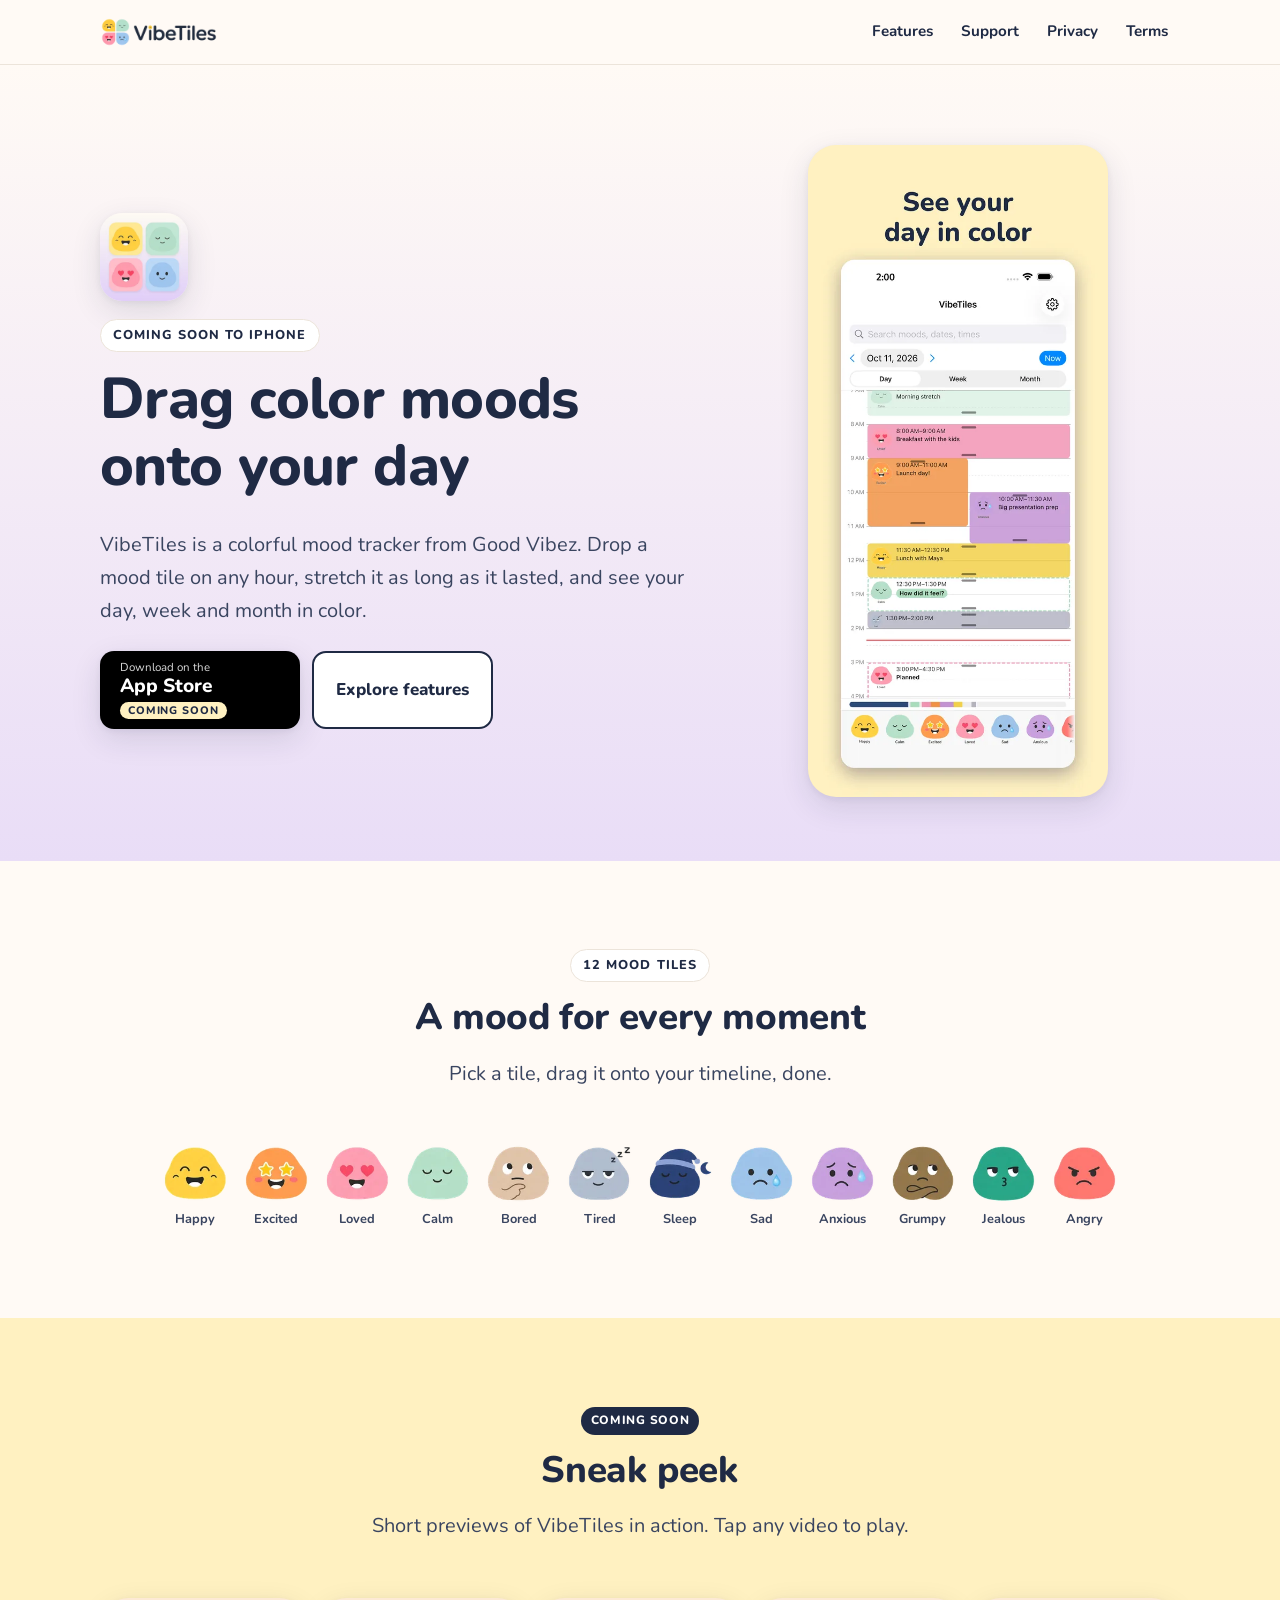
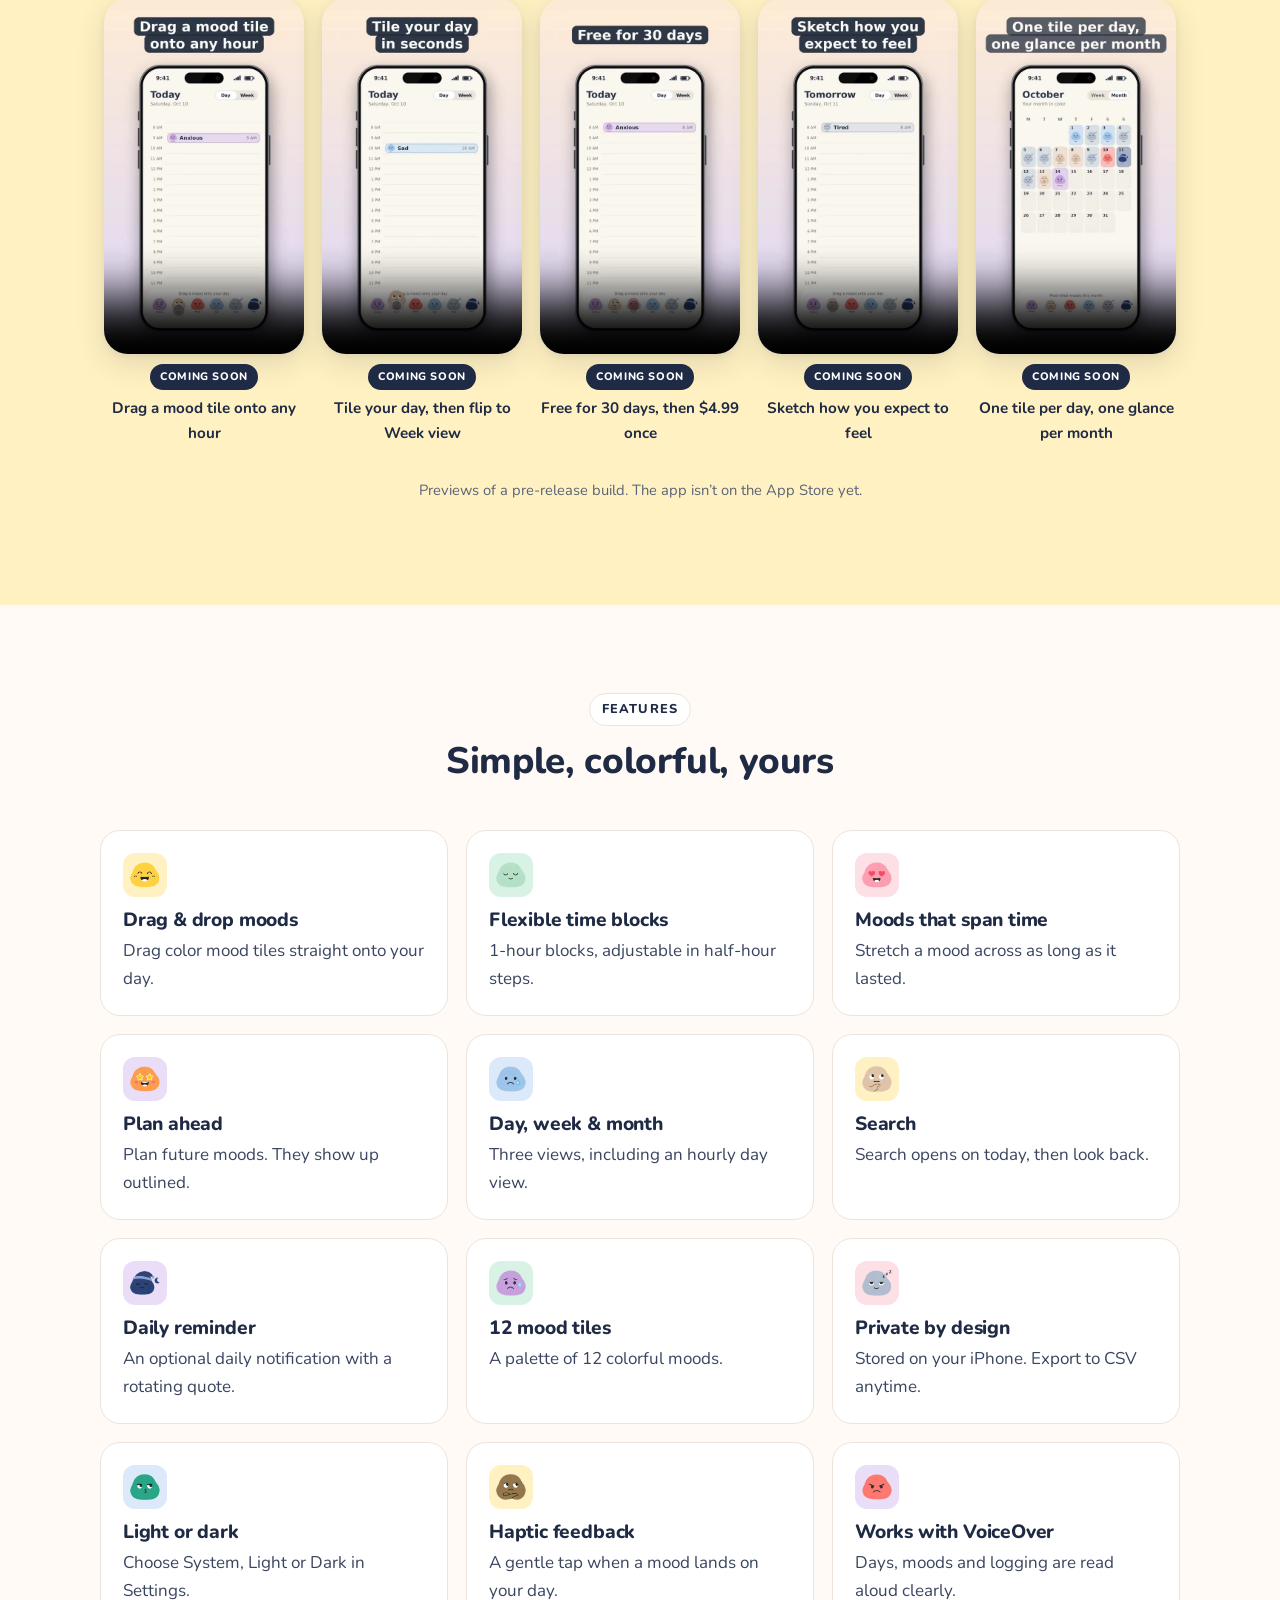
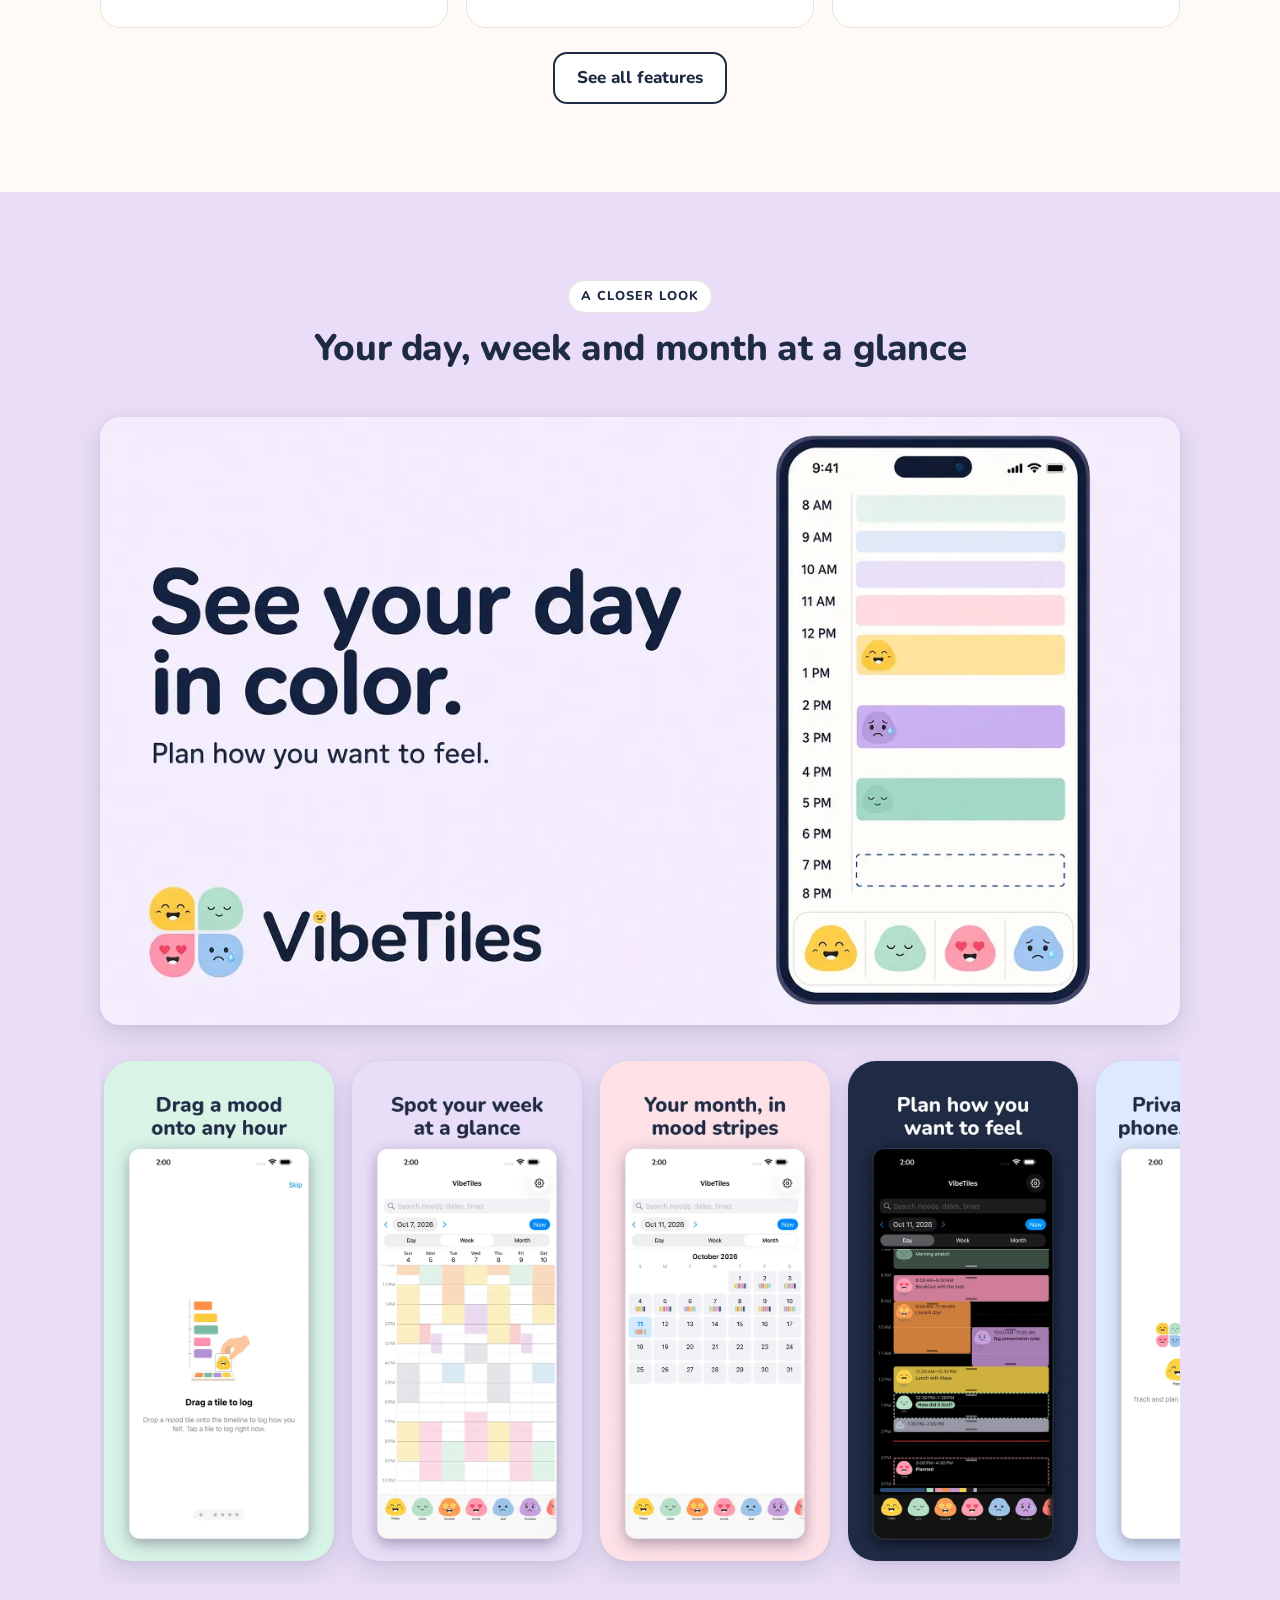
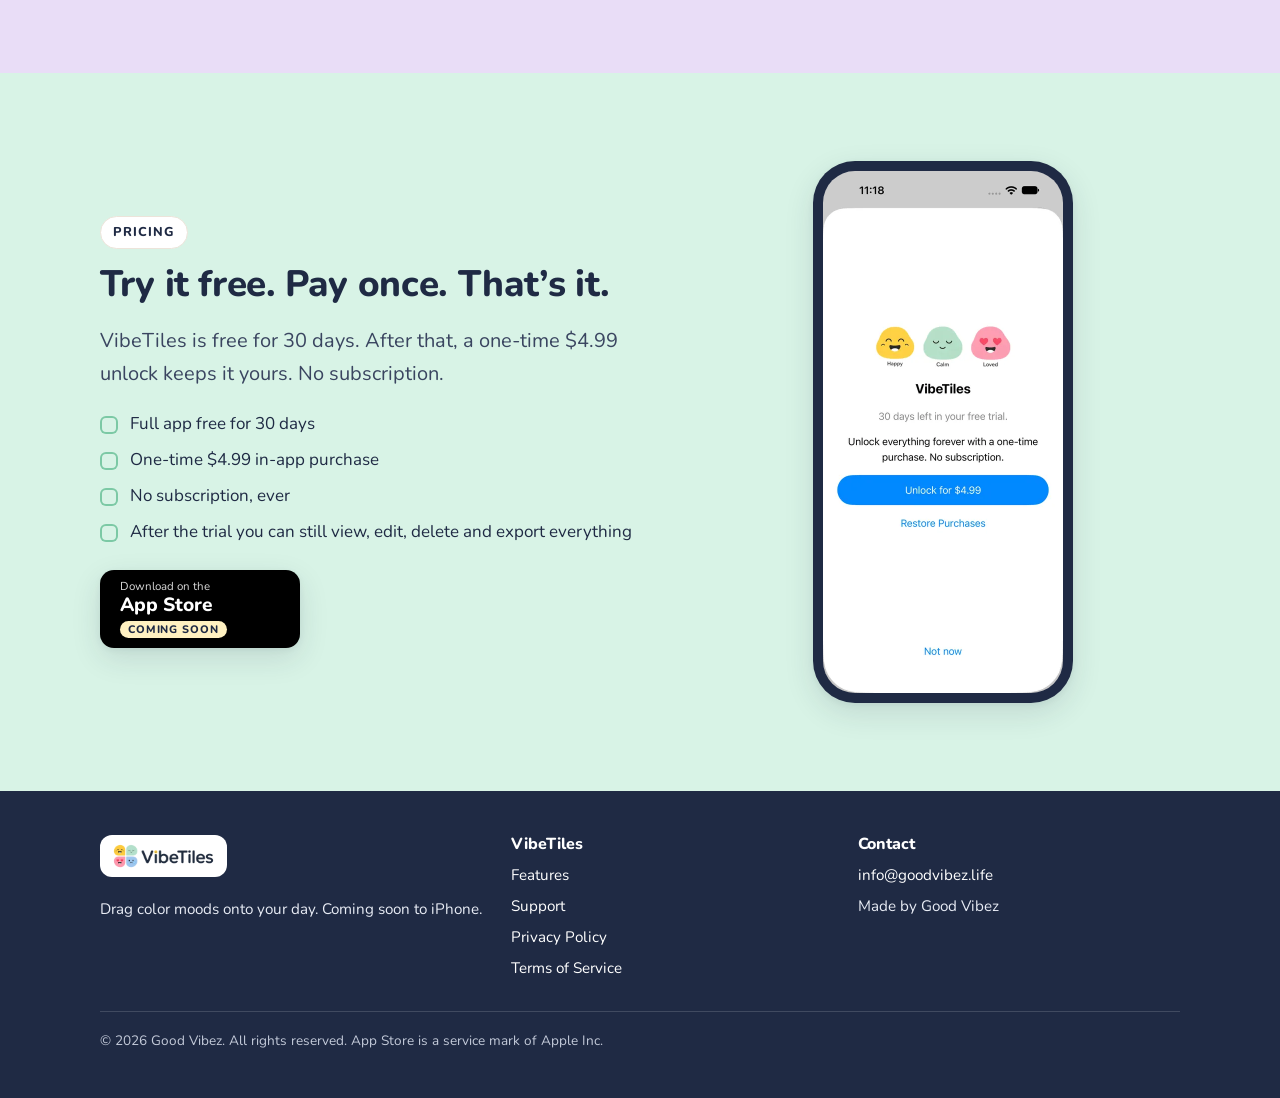
<file: index.html>
<!doctype html><html lang="en"><head><meta charset="utf-8"><meta name="viewport" content="width=device-width,initial-scale=1">
<title>VibeTiles · Drag color moods onto your day</title><meta name="description" content="VibeTiles by Good Vibez: drag color moods onto your day. A colorful mood tracker for iPhone, coming soon."><meta name="theme-color" content="#FFFAF5">
<link rel="canonical" href="https://vibetiles.goodvibez.life/">
<meta property="og:type" content="website"><meta property="og:site_name" content="VibeTiles"><meta property="og:title" content="VibeTiles · Drag color moods onto your day"><meta property="og:description" content="VibeTiles by Good Vibez: drag color moods onto your day. A colorful mood tracker for iPhone, coming soon."><meta property="og:url" content="https://vibetiles.goodvibez.life/"><meta property="og:image" content="https://vibetiles.goodvibez.life/img/og-image.jpg"><meta property="og:image:width" content="1200"><meta property="og:image:height" content="675">
<meta name="twitter:card" content="summary_large_image"><meta name="twitter:title" content="VibeTiles · Drag color moods onto your day"><meta name="twitter:description" content="VibeTiles by Good Vibez: drag color moods onto your day. A colorful mood tracker for iPhone, coming soon."><meta name="twitter:image" content="https://vibetiles.goodvibez.life/img/og-image.jpg">
<link rel="preload" href="fonts/nunito-latin.woff2" as="font" type="font/woff2" crossorigin>
<link rel="icon" href="img/favicon.png"><link rel="apple-touch-icon" href="img/apple-touch-icon.png"><link rel="stylesheet" href="style.css?v=2"></head><body>
<a class="skip" href="#main">Skip to content</a>
<header class="site-header"><div class="wrap"><a class="brand" href="./" aria-label="VibeTiles home"><img src="img/wordmark.webp" alt="VibeTiles" width="118" height="30"></a>
<nav class="nav" aria-label="Main"><a href="features.html">Features</a><a href="support.html">Support</a><a href="privacy.html">Privacy</a><a href="terms.html">Terms</a></nav></div></header>
<main id="main">
<section class="hero"><div class="wrap">
<div class="hero-copy"><img class="app-icon" src="img/icon.webp" alt="VibeTiles app icon" width="88" height="88">
<span class="eyebrow">Coming soon to iPhone</span>
<h1>Drag color moods onto your day</h1>
<p class="lead">VibeTiles is a colorful mood tracker from Good Vibez. Drop a mood tile on any hour, stretch it as long as it lasted, and see your day, week and month in color.</p>
<div class="cta-row"><span class="badge" role="img" aria-label="Download on the App Store, coming soon"><span class="small">Download on the</span><span class="big">App Store</span><span class="soon">Coming soon</span></span><a class="btn" href="features.html">Explore features</a></div></div>
<div class="hero-visual"><img class="shot" src="img/shot-01-day.webp" alt="VibeTiles day view with colored mood tiles placed across the hours" width="560" height="1217" fetchpriority="high"></div>
</div></section>
<section class="section" aria-labelledby="tiles-h"><div class="wrap"><div class="section-head"><span class="eyebrow">12 mood tiles</span><h2 id="tiles-h">A mood for every moment</h2><p class="lead">Pick a tile, drag it onto your timeline, done.</p></div><div class="tiles"><figure><img src="img/tiles/happy.webp" alt="" width="120" height="120" loading="lazy"><figcaption>Happy</figcaption></figure><figure><img src="img/tiles/excited.webp" alt="" width="120" height="120" loading="lazy"><figcaption>Excited</figcaption></figure><figure><img src="img/tiles/loved.webp" alt="" width="120" height="120" loading="lazy"><figcaption>Loved</figcaption></figure><figure><img src="img/tiles/calm.webp" alt="" width="120" height="120" loading="lazy"><figcaption>Calm</figcaption></figure><figure><img src="img/tiles/bored.webp" alt="" width="120" height="120" loading="lazy"><figcaption>Bored</figcaption></figure><figure><img src="img/tiles/tired.webp" alt="" width="120" height="120" loading="lazy"><figcaption>Tired</figcaption></figure><figure><img src="img/tiles/sleep.webp" alt="" width="120" height="120" loading="lazy"><figcaption>Sleep</figcaption></figure><figure><img src="img/tiles/sad.webp" alt="" width="120" height="120" loading="lazy"><figcaption>Sad</figcaption></figure><figure><img src="img/tiles/anxious.webp" alt="" width="120" height="120" loading="lazy"><figcaption>Anxious</figcaption></figure><figure><img src="img/tiles/grumpy.webp" alt="" width="120" height="120" loading="lazy"><figcaption>Grumpy</figcaption></figure><figure><img src="img/tiles/jealous.webp" alt="" width="120" height="120" loading="lazy"><figcaption>Jealous</figcaption></figure><figure><img src="img/tiles/angry.webp" alt="" width="120" height="120" loading="lazy"><figcaption>Angry</figcaption></figure></div></div></section>
<section class="section tint-yellow" id="sneak-peek" aria-labelledby="peek-h"><div class="wrap"><div class="section-head"><span class="pill">Coming soon</span><h2 id="peek-h" style="margin-top:14px">Sneak peek</h2><p class="lead">Short previews of VibeTiles in action. Tap any video to play.</p></div><div class="videos"><figure class="video-card">
<video playsinline muted loop preload="none" controls poster="video/vibetiles-plan-your-day.webp" width="720" height="1280" aria-label="VibeTiles preview: Drag a mood tile onto any hour"><source src="video/vibetiles-plan-your-day.mp4" type="video/mp4">Your browser can't play this video. <a href="video/vibetiles-plan-your-day.mp4">Download it</a>.</video>
<figcaption><span class="pill">Coming soon</span><span class="cap">Drag a mood tile onto any hour</span></figcaption></figure><figure class="video-card">
<video playsinline muted loop preload="none" controls poster="video/vibetiles-week-view.webp" width="720" height="1280" aria-label="VibeTiles preview: Tile your day, then flip to Week view"><source src="video/vibetiles-week-view.mp4" type="video/mp4">Your browser can't play this video. <a href="video/vibetiles-week-view.mp4">Download it</a>.</video>
<figcaption><span class="pill">Coming soon</span><span class="cap">Tile your day, then flip to Week view</span></figcaption></figure><figure class="video-card">
<video playsinline muted loop preload="none" controls poster="video/vibetiles-no-subscription.webp" width="720" height="1280" aria-label="VibeTiles preview: Free for 30 days, then $4.99 once"><source src="video/vibetiles-no-subscription.mp4" type="video/mp4">Your browser can't play this video. <a href="video/vibetiles-no-subscription.mp4">Download it</a>.</video>
<figcaption><span class="pill">Coming soon</span><span class="cap">Free for 30 days, then $4.99 once</span></figcaption></figure><figure class="video-card">
<video playsinline muted loop preload="none" controls poster="video/vibetiles-plan-tomorrow.webp" width="720" height="1280" aria-label="VibeTiles preview: Sketch how you expect to feel"><source src="video/vibetiles-plan-tomorrow.mp4" type="video/mp4">Your browser can't play this video. <a href="video/vibetiles-plan-tomorrow.mp4">Download it</a>.</video>
<figcaption><span class="pill">Coming soon</span><span class="cap">Sketch how you expect to feel</span></figcaption></figure><figure class="video-card">
<video playsinline muted loop preload="none" controls poster="video/vibetiles-month-in-color.webp" width="720" height="1280" aria-label="VibeTiles preview: One tile per day, one glance per month"><source src="video/vibetiles-month-in-color.mp4" type="video/mp4">Your browser can't play this video. <a href="video/vibetiles-month-in-color.mp4">Download it</a>.</video>
<figcaption><span class="pill">Coming soon</span><span class="cap">One tile per day, one glance per month</span></figcaption></figure></div><p class="note">Previews of a pre-release build. The app isn&rsquo;t on the App Store yet.</p></div></section>
<section class="section" aria-labelledby="feat-h"><div class="wrap"><div class="section-head"><span class="eyebrow">Features</span><h2 id="feat-h">Simple, colorful, yours</h2></div><div class="grid cols-3"><div class="card"><div class="dot bg-yellow"><img src="img/tiles/happy.webp" alt="" width="34" height="34" loading="lazy"></div><h3>Drag &amp; drop moods</h3><p>Drag color mood tiles straight onto your day.</p></div><div class="card"><div class="dot bg-mint"><img src="img/tiles/calm.webp" alt="" width="34" height="34" loading="lazy"></div><h3>Flexible time blocks</h3><p>1-hour blocks, adjustable in half-hour steps.</p></div><div class="card"><div class="dot bg-pink"><img src="img/tiles/loved.webp" alt="" width="34" height="34" loading="lazy"></div><h3>Moods that span time</h3><p>Stretch a mood across as long as it lasted.</p></div><div class="card"><div class="dot bg-lilac"><img src="img/tiles/excited.webp" alt="" width="34" height="34" loading="lazy"></div><h3>Plan ahead</h3><p>Plan future moods. They show up outlined.</p></div><div class="card"><div class="dot bg-sky"><img src="img/tiles/sad.webp" alt="" width="34" height="34" loading="lazy"></div><h3>Day, week &amp; month</h3><p>Three views, including an hourly day view.</p></div><div class="card"><div class="dot bg-yellow"><img src="img/tiles/bored.webp" alt="" width="34" height="34" loading="lazy"></div><h3>Search</h3><p>Search opens on today, then look back.</p></div><div class="card"><div class="dot bg-lilac"><img src="img/tiles/sleep.webp" alt="" width="34" height="34" loading="lazy"></div><h3>Daily reminder</h3><p>An optional daily notification with a rotating quote.</p></div><div class="card"><div class="dot bg-mint"><img src="img/tiles/anxious.webp" alt="" width="34" height="34" loading="lazy"></div><h3>12 mood tiles</h3><p>A palette of 12 colorful moods.</p></div><div class="card"><div class="dot bg-pink"><img src="img/tiles/tired.webp" alt="" width="34" height="34" loading="lazy"></div><h3>Private by design</h3><p>Stored on your iPhone. Export to CSV anytime.</p></div><div class="card"><div class="dot bg-sky"><img src="img/tiles/jealous.webp" alt="" width="34" height="34" loading="lazy"></div><h3>Light or dark</h3><p>Choose System, Light or Dark in Settings.</p></div><div class="card"><div class="dot bg-yellow"><img src="img/tiles/grumpy.webp" alt="" width="34" height="34" loading="lazy"></div><h3>Haptic feedback</h3><p>A gentle tap when a mood lands on your day.</p></div><div class="card"><div class="dot bg-lilac"><img src="img/tiles/angry.webp" alt="" width="34" height="34" loading="lazy"></div><h3>Works with VoiceOver</h3><p>Days, moods and logging are read aloud clearly.</p></div></div><div class="cta-row" style="justify-content:center"><a class="btn" href="features.html">See all features</a></div></div></section>
<section class="section tint-lilac" aria-labelledby="color-h"><div class="wrap"><div class="section-head"><span class="eyebrow">A closer look</span><h2 id="color-h">Your day, week and month at a glance</h2></div>
<img class="banner" src="img/hero-dayincolor.webp" srcset="img/hero-dayincolor-720.webp 720w, img/hero-dayincolor.webp 1280w" sizes="(min-width:1120px) 1080px, 100vw" alt="See your day in color. Plan how you want to feel. A phone showing a day of pastel mood tiles." width="1280" height="720" loading="lazy">
<div class="shots" style="margin-top:28px" aria-label="Screenshots"><img class="shot" src="img/shot-02-drag.webp" alt="Drag a mood onto any hour" width="560" height="1217" loading="lazy"><img class="shot" src="img/shot-03-week.webp" alt="Spot your week at a glance" width="560" height="1217" loading="lazy"><img class="shot" src="img/shot-04-month.webp" alt="Your month, in mood stripes" width="560" height="1217" loading="lazy"><img class="shot" src="img/shot-05-dark.webp" alt="Plan how you want to feel, shown in dark mode" width="560" height="1217" loading="lazy"><img class="shot" src="img/shot-06-private.webp" alt="Private. On your phone. No account." width="560" height="1217" loading="lazy"><img class="shot" src="img/shot-07-search.webp" alt="Find every mood, fast" width="560" height="1217" loading="lazy"></div></div></section>
<section class="section tint-mint" id="pricing" aria-labelledby="pricing-h"><div class="wrap price">
<div><span class="eyebrow">Pricing</span><h2 id="pricing-h">Try it free. Pay once. That&rsquo;s it.</h2><p class="lead">VibeTiles is free for 30 days. After that, a one-time $4.99 unlock keeps it yours. No subscription.</p>
<ul class="checks"><li>Full app free for 30 days</li><li>One-time $4.99 in-app purchase</li><li>No subscription, ever</li><li>After the trial you can still view, edit, delete and export everything</li></ul>
<div class="cta-row"><span class="badge" role="img" aria-label="Download on the App Store, coming soon"><span class="small">Download on the</span><span class="big">App Store</span><span class="soon">Coming soon</span></span></div></div>
<div class="phone"><img src="img/paywall.webp" alt="VibeTiles unlock screen: 30 days left in your free trial, unlock everything forever with a one-time purchase, no subscription, Unlock for $4.99" width="480" height="1044" loading="lazy"></div>
</div></section></main><footer class="site-footer"><div class="wrap">
<div><a class="foot-brand" href="./" aria-label="VibeTiles home"><img src="img/wordmark.webp" alt="VibeTiles" width="110" height="28"></a><p style="margin-top:12px">Drag color moods onto your day. Coming soon to iPhone.</p></div>
<div><h2>VibeTiles</h2><ul><li><a href="features.html">Features</a></li><li><a href="support.html">Support</a></li><li><a href="privacy.html">Privacy Policy</a></li><li><a href="terms.html">Terms of Service</a></li></ul></div>
<div><h2>Contact</h2><ul><li><a href="mailto:info@goodvibez.life">info@goodvibez.life</a></li><li>Made by Good Vibez</li></ul></div>
<p class="fine">&copy; 2026 Good Vibez. All rights reserved. App Store is a service mark of Apple Inc.</p>
</div></footer></body></html>
</file>
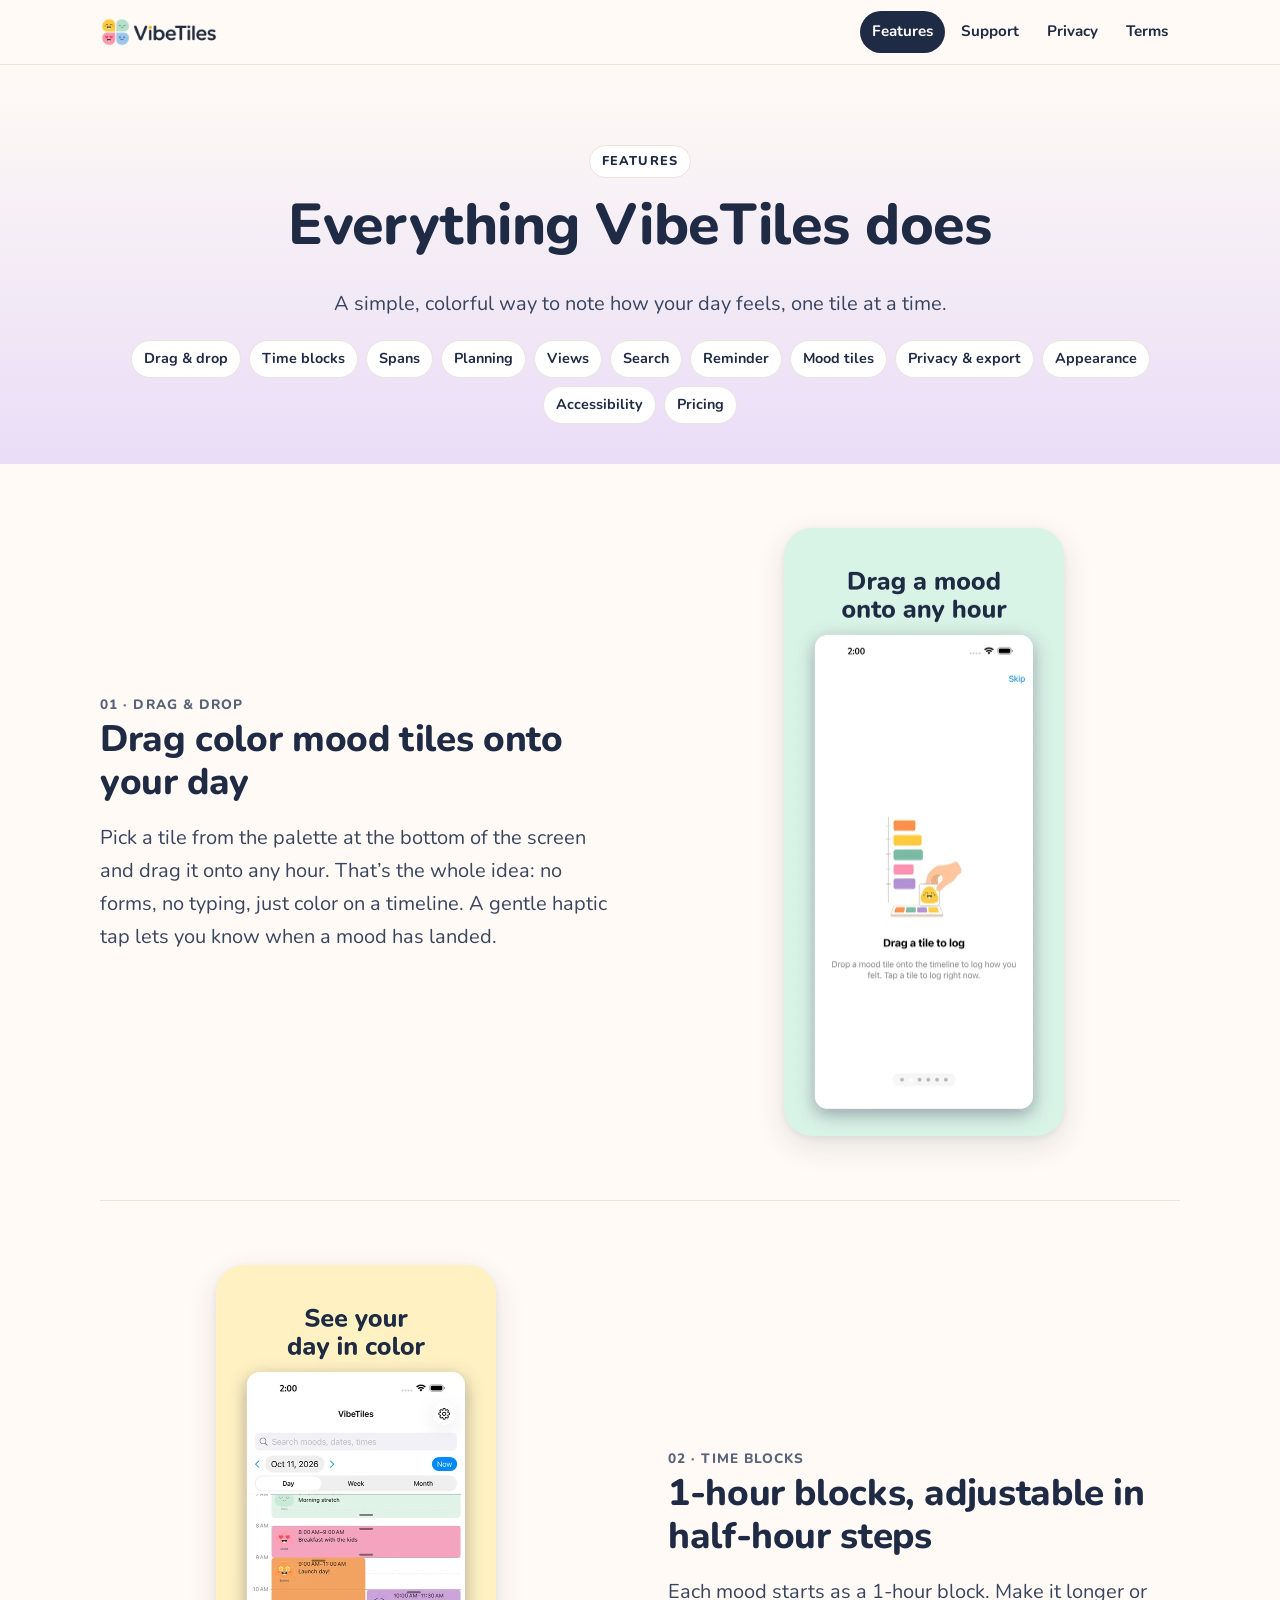
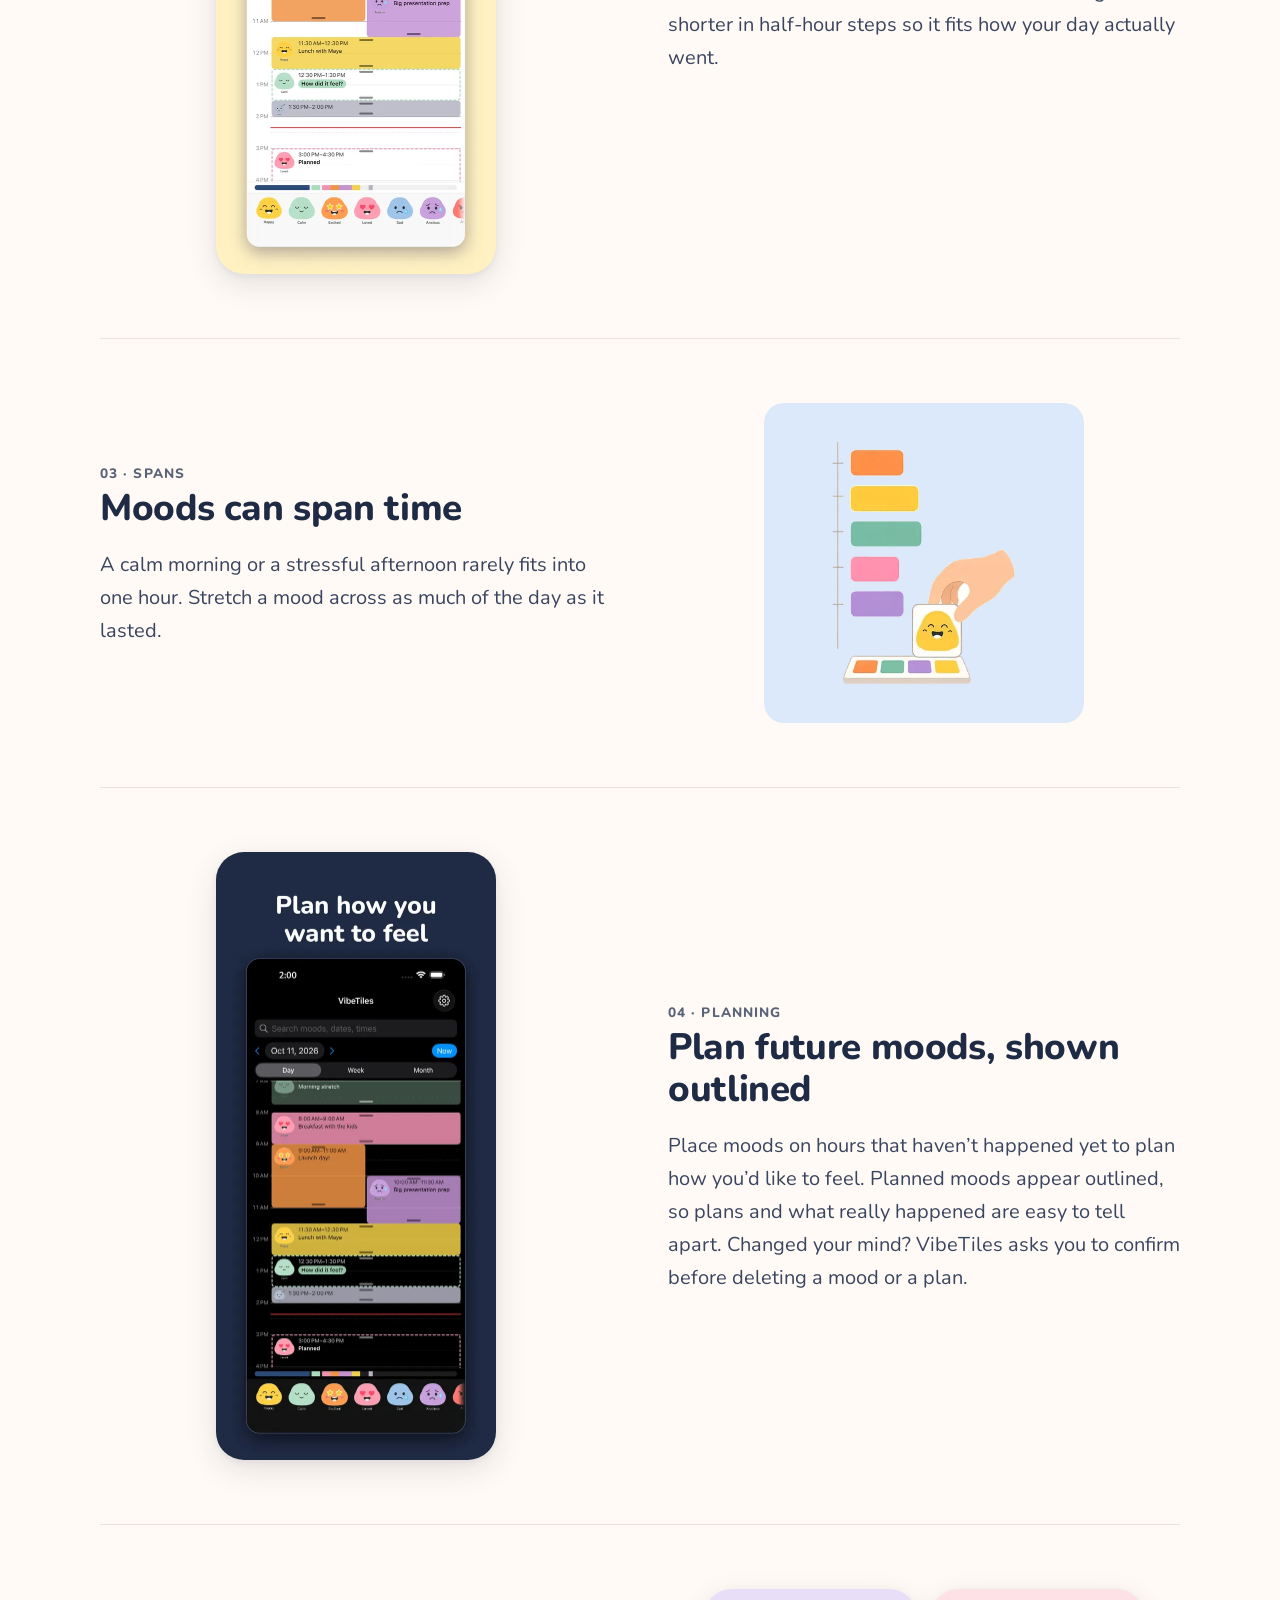
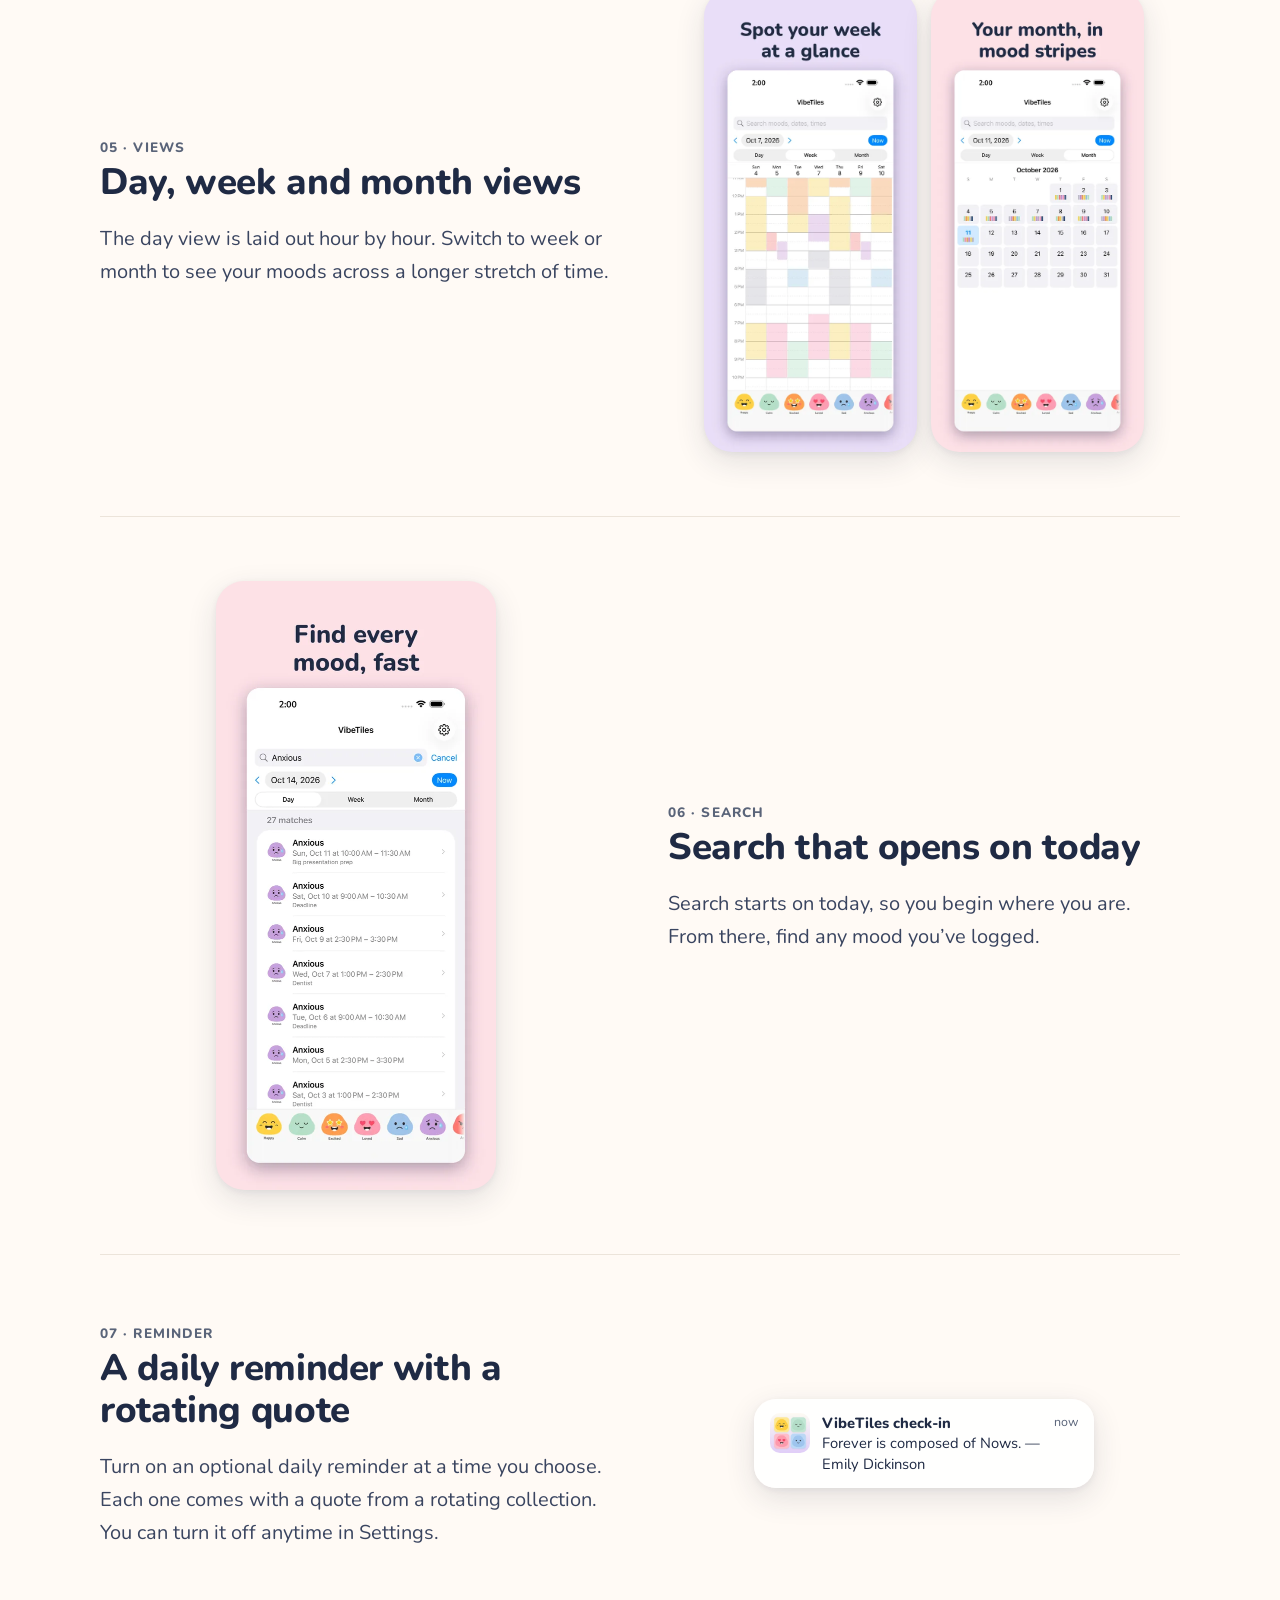
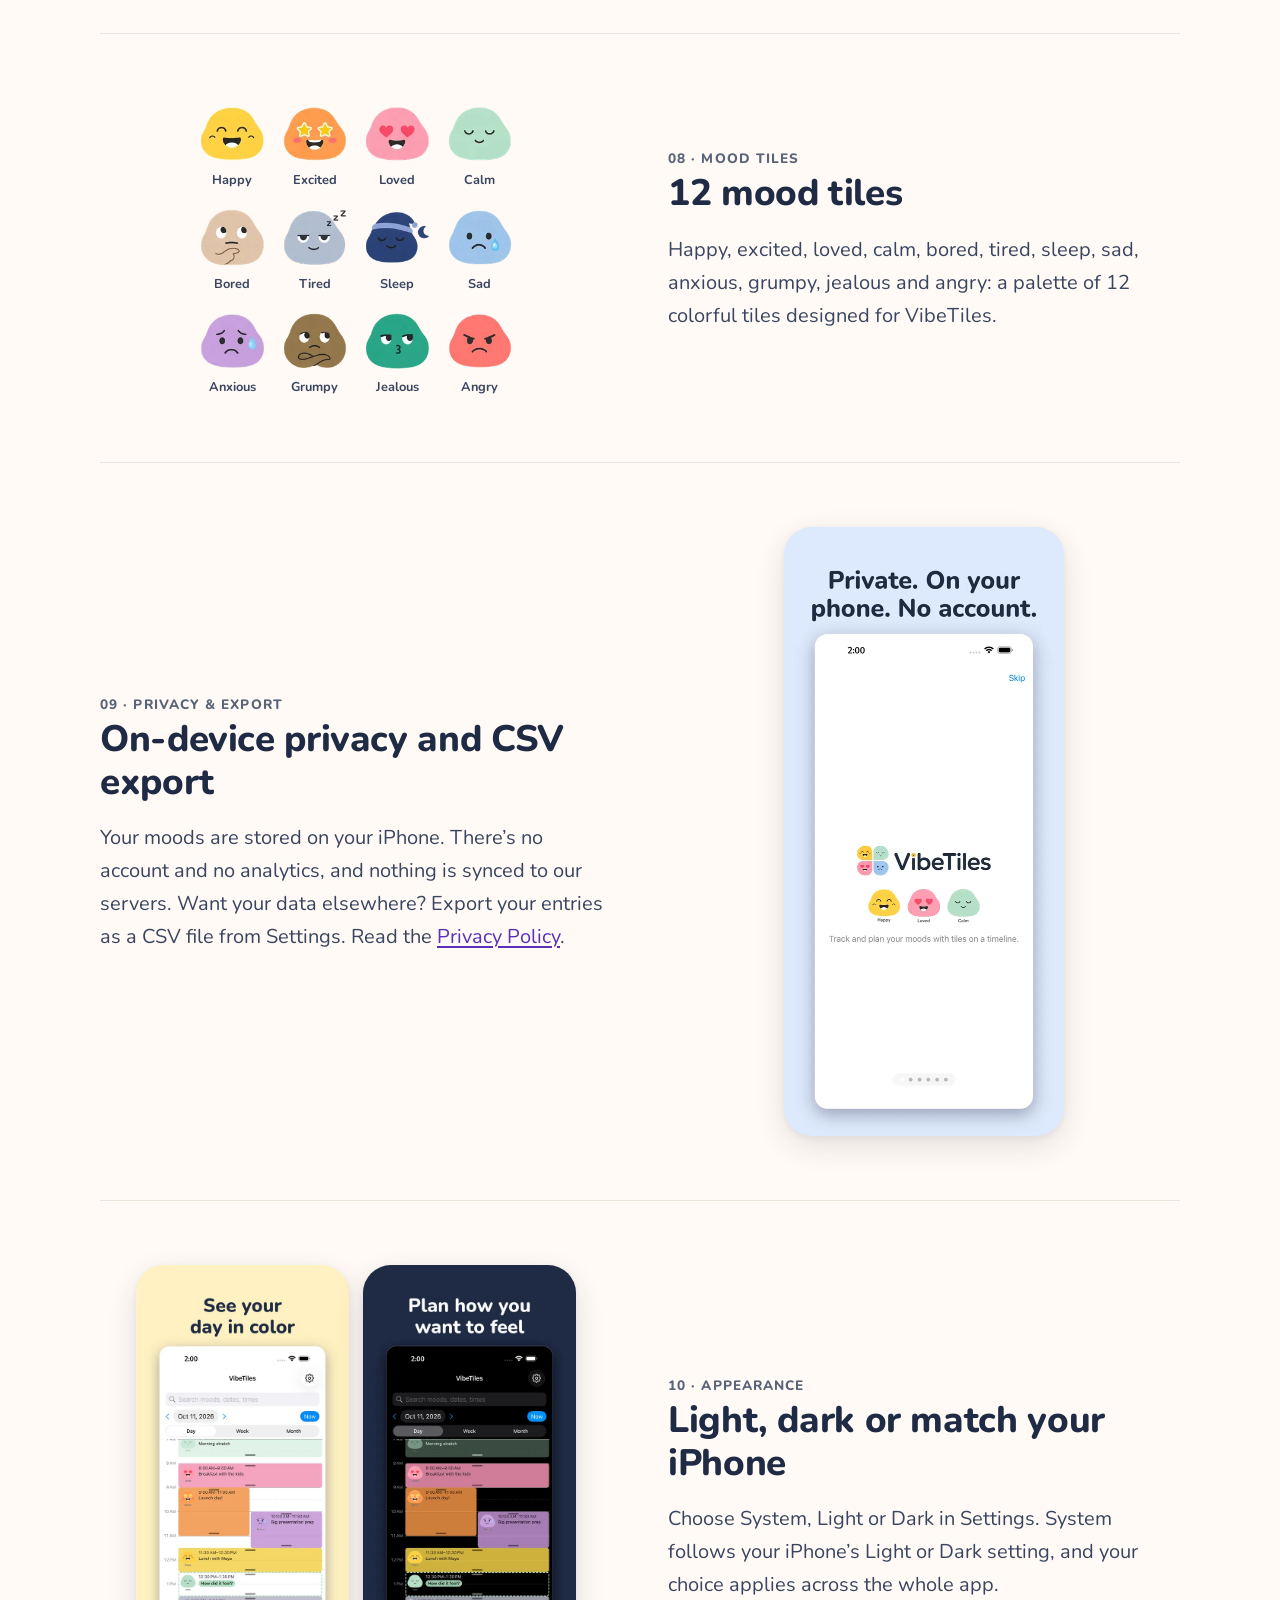
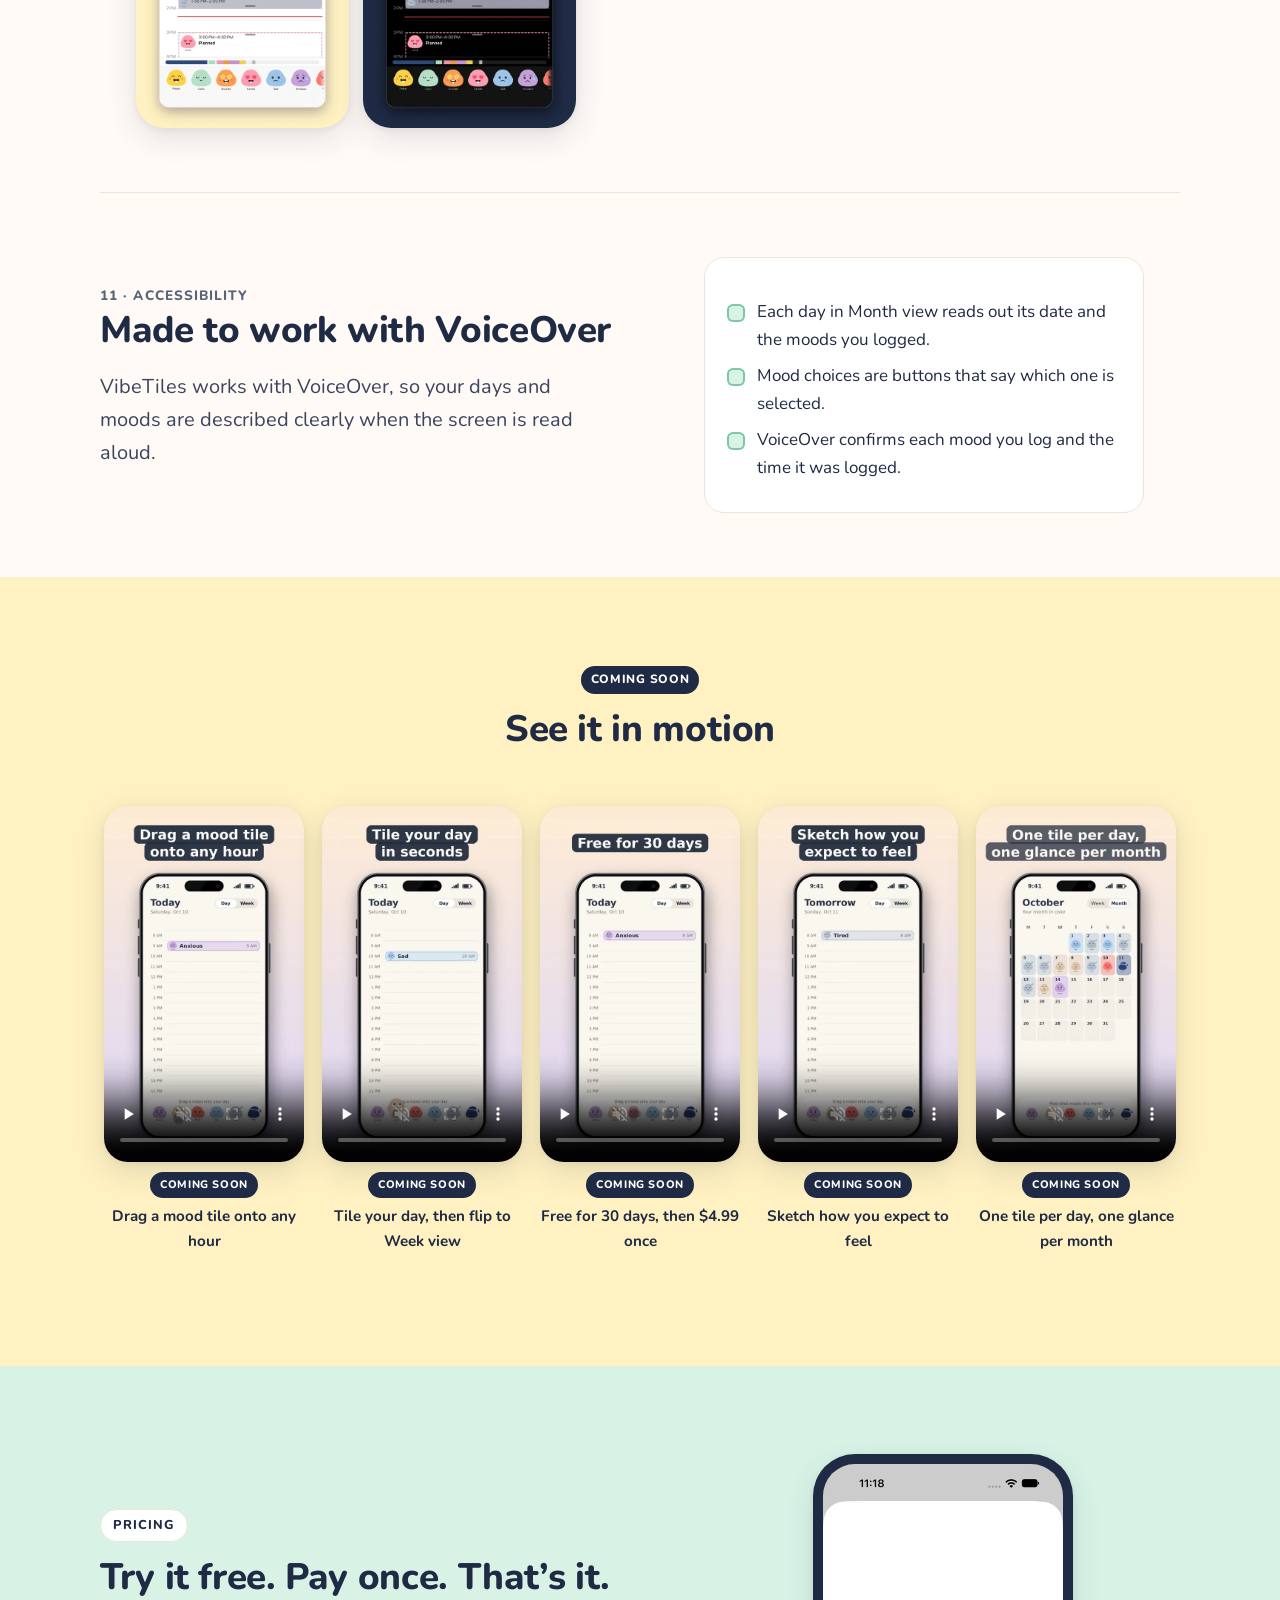
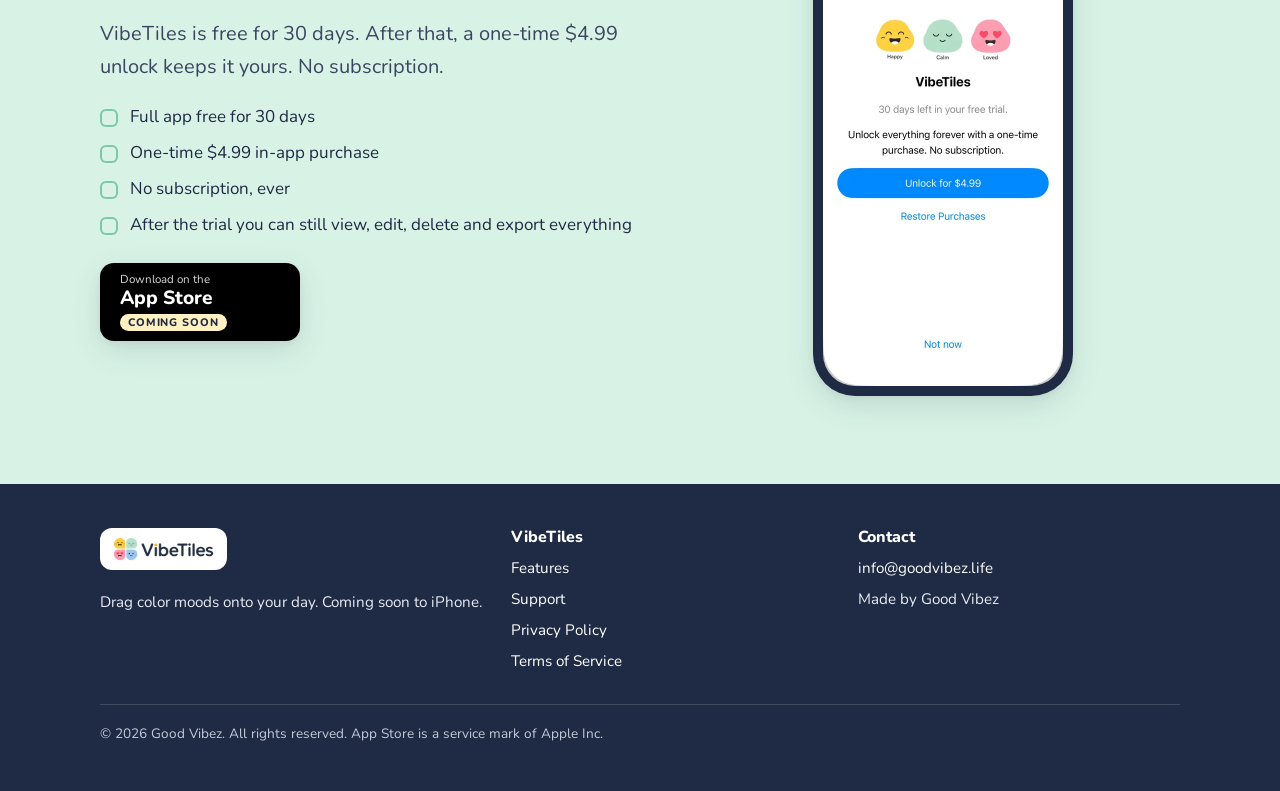
<file: features.html>
<!doctype html><html lang="en"><head><meta charset="utf-8"><meta name="viewport" content="width=device-width,initial-scale=1">
<title>Features · VibeTiles</title><meta name="description" content="Everything VibeTiles does: drag color mood tiles onto your day, plan ahead, see day, week and month views, and keep your data on your iPhone."><meta name="theme-color" content="#FFFAF5">
<link rel="canonical" href="https://vibetiles.goodvibez.life/features.html">
<meta property="og:type" content="website"><meta property="og:site_name" content="VibeTiles"><meta property="og:title" content="Features · VibeTiles"><meta property="og:description" content="Everything VibeTiles does: drag color mood tiles onto your day, plan ahead, see day, week and month views, and keep your data on your iPhone."><meta property="og:url" content="https://vibetiles.goodvibez.life/features.html"><meta property="og:image" content="https://vibetiles.goodvibez.life/img/og-image.jpg"><meta property="og:image:width" content="1200"><meta property="og:image:height" content="675">
<meta name="twitter:card" content="summary_large_image"><meta name="twitter:title" content="Features · VibeTiles"><meta name="twitter:description" content="Everything VibeTiles does: drag color mood tiles onto your day, plan ahead, see day, week and month views, and keep your data on your iPhone."><meta name="twitter:image" content="https://vibetiles.goodvibez.life/img/og-image.jpg">
<link rel="preload" href="fonts/nunito-latin.woff2" as="font" type="font/woff2" crossorigin>
<link rel="icon" href="img/favicon.png"><link rel="apple-touch-icon" href="img/apple-touch-icon.png"><link rel="stylesheet" href="style.css?v=2"></head><body>
<a class="skip" href="#main">Skip to content</a>
<header class="site-header"><div class="wrap"><a class="brand" href="./" aria-label="VibeTiles home"><img src="img/wordmark.webp" alt="VibeTiles" width="118" height="30"></a>
<nav class="nav" aria-label="Main"><a href="features.html" aria-current="page">Features</a><a href="support.html">Support</a><a href="privacy.html">Privacy</a><a href="terms.html">Terms</a></nav></div></header>
<main id="main">
<section class="hero" style="padding-bottom:40px"><div class="wrap" style="display:block;text-align:center"><span class="eyebrow">Features</span><h1>Everything VibeTiles does</h1><p class="lead" style="max-width:640px;margin:0 auto">A simple, colorful way to note how your day feels, one tile at a time.</p><nav class="toc" aria-label="Features on this page"><a href="#drag">Drag &amp; drop</a><a href="#blocks">Time blocks</a><a href="#span">Spans</a><a href="#plan">Planning</a><a href="#views">Views</a><a href="#search">Search</a><a href="#reminder">Reminder</a><a href="#tiles">Mood tiles</a><a href="#privacy">Privacy &amp; export</a><a href="#appearance">Appearance</a><a href="#accessibility">Accessibility</a><a href="#pricing">Pricing</a></nav></div></section>
<div class="wrap"><section class="feature" id="drag" aria-labelledby="drag-h"><div><span class="num">01 &middot; Drag &amp; drop</span><h2 id="drag-h">Drag color mood tiles onto your day</h2><p class="lead">Pick a tile from the palette at the bottom of the screen and drag it onto any hour. That&rsquo;s the whole idea: no forms, no typing, just color on a timeline. A gentle haptic tap lets you know when a mood has landed.</p></div><div class="feature-visual"><img class="shot" src="img/shot-02-drag.webp" alt="Dragging a mood tile onto an hour in the VibeTiles day view" width="560" height="1217" loading="lazy"></div></section><section class="feature" id="blocks" aria-labelledby="blocks-h"><div><span class="num">02 &middot; Time blocks</span><h2 id="blocks-h">1-hour blocks, adjustable in half-hour steps</h2><p class="lead">Each mood starts as a 1-hour block. Make it longer or shorter in half-hour steps so it fits how your day actually went.</p></div><div class="feature-visual"><img class="shot" src="img/shot-01-day.webp" alt="VibeTiles day view with mood blocks of different lengths" width="560" height="1217" loading="lazy"></div></section><section class="feature" id="span" aria-labelledby="span-h"><div><span class="num">03 &middot; Spans</span><h2 id="span-h">Moods can span time</h2><p class="lead">A calm morning or a stressful afternoon rarely fits into one hour. Stretch a mood across as much of the day as it lasted.</p></div><div class="feature-visual"><img class="art bg-sky" src="img/art-onboarding-1.webp" alt="Illustration of mood blocks of different lengths on a timeline, with a hand placing a happy tile" width="480" height="480" loading="lazy"></div></section><section class="feature" id="plan" aria-labelledby="plan-h"><div><span class="num">04 &middot; Planning</span><h2 id="plan-h">Plan future moods, shown outlined</h2><p class="lead">Place moods on hours that haven&rsquo;t happened yet to plan how you&rsquo;d like to feel. Planned moods appear outlined, so plans and what really happened are easy to tell apart. Changed your mind? VibeTiles asks you to confirm before deleting a mood or a plan.</p></div><div class="feature-visual"><img class="shot" src="img/shot-05-dark.webp" alt="VibeTiles in dark mode with planned moods shown as outlined tiles" width="560" height="1217" loading="lazy"></div></section><section class="feature" id="views" aria-labelledby="views-h"><div><span class="num">05 &middot; Views</span><h2 id="views-h">Day, week and month views</h2><p class="lead">The day view is laid out hour by hour. Switch to week or month to see your moods across a longer stretch of time.</p></div><div class="feature-visual"><div class="grid cols-2" style="gap:14px;max-width:440px"><img class="shot" src="img/shot-03-week.webp" alt="VibeTiles week view" width="560" height="1217" loading="lazy"><img class="shot" src="img/shot-04-month.webp" alt="VibeTiles month view" width="560" height="1217" loading="lazy"></div></div></section><section class="feature" id="search" aria-labelledby="search-h"><div><span class="num">06 &middot; Search</span><h2 id="search-h">Search that opens on today</h2><p class="lead">Search starts on today, so you begin where you are. From there, find any mood you&rsquo;ve logged.</p></div><div class="feature-visual"><img class="shot" src="img/shot-07-search.webp" alt="VibeTiles search results for the Anxious mood" width="560" height="1217" loading="lazy"></div></section><section class="feature" id="reminder" aria-labelledby="reminder-h"><div><span class="num">07 &middot; Reminder</span><h2 id="reminder-h">A daily reminder with a rotating quote</h2><p class="lead">Turn on an optional daily reminder at a time you choose. Each one comes with a quote from a rotating collection. You can turn it off anytime in Settings.</p></div><div class="feature-visual"><div class="notif" role="img" aria-label="Example VibeTiles notification: VibeTiles check-in, with a quote"><img src="img/icon.webp" alt="" width="40" height="40"><div><span class="meta">now</span><div class="t">VibeTiles check-in</div>Forever is composed of Nows. &mdash; Emily Dickinson</div></div></div></section><section class="feature" id="tiles" aria-labelledby="tiles-h"><div><span class="num">08 &middot; Mood tiles</span><h2 id="tiles-h">12 mood tiles</h2><p class="lead">Happy, excited, loved, calm, bored, tired, sleep, sad, anxious, grumpy, jealous and angry: a palette of 12 colorful tiles designed for VibeTiles.</p></div><div class="feature-visual"><div class="tiles-mini"><figure><img src="img/tiles/happy.webp" alt="" width="120" height="120" loading="lazy"><figcaption>Happy</figcaption></figure><figure><img src="img/tiles/excited.webp" alt="" width="120" height="120" loading="lazy"><figcaption>Excited</figcaption></figure><figure><img src="img/tiles/loved.webp" alt="" width="120" height="120" loading="lazy"><figcaption>Loved</figcaption></figure><figure><img src="img/tiles/calm.webp" alt="" width="120" height="120" loading="lazy"><figcaption>Calm</figcaption></figure><figure><img src="img/tiles/bored.webp" alt="" width="120" height="120" loading="lazy"><figcaption>Bored</figcaption></figure><figure><img src="img/tiles/tired.webp" alt="" width="120" height="120" loading="lazy"><figcaption>Tired</figcaption></figure><figure><img src="img/tiles/sleep.webp" alt="" width="120" height="120" loading="lazy"><figcaption>Sleep</figcaption></figure><figure><img src="img/tiles/sad.webp" alt="" width="120" height="120" loading="lazy"><figcaption>Sad</figcaption></figure><figure><img src="img/tiles/anxious.webp" alt="" width="120" height="120" loading="lazy"><figcaption>Anxious</figcaption></figure><figure><img src="img/tiles/grumpy.webp" alt="" width="120" height="120" loading="lazy"><figcaption>Grumpy</figcaption></figure><figure><img src="img/tiles/jealous.webp" alt="" width="120" height="120" loading="lazy"><figcaption>Jealous</figcaption></figure><figure><img src="img/tiles/angry.webp" alt="" width="120" height="120" loading="lazy"><figcaption>Angry</figcaption></figure></div></div></section><section class="feature" id="privacy" aria-labelledby="privacy-h"><div><span class="num">09 &middot; Privacy &amp; export</span><h2 id="privacy-h">On-device privacy and CSV export</h2><p class="lead">Your moods are stored on your iPhone. There&rsquo;s no account and no analytics, and nothing is synced to our servers. Want your data elsewhere? Export your entries as a CSV file from Settings. Read the <a href="privacy.html">Privacy Policy</a>.</p></div><div class="feature-visual"><img class="shot" src="img/shot-06-private.webp" alt="Private. On your phone. No account." width="560" height="1217" loading="lazy"></div></section><section class="feature" id="appearance" aria-labelledby="appearance-h"><div><span class="num">10 &middot; Appearance</span><h2 id="appearance-h">Light, dark or match your iPhone</h2><p class="lead">Choose System, Light or Dark in Settings. System follows your iPhone&rsquo;s Light or Dark setting, and your choice applies across the whole app.</p></div><div class="feature-visual"><div class="grid cols-2" style="gap:14px;max-width:440px"><img class="shot" src="img/shot-01-day.webp" alt="VibeTiles day view in light mode" width="560" height="1217" loading="lazy"><img class="shot" src="img/shot-05-dark.webp" alt="VibeTiles in dark mode" width="560" height="1217" loading="lazy"></div></div></section><section class="feature" id="accessibility" aria-labelledby="accessibility-h"><div><span class="num">11 &middot; Accessibility</span><h2 id="accessibility-h">Made to work with VoiceOver</h2><p class="lead">VibeTiles works with VoiceOver, so your days and moods are described clearly when the screen is read aloud.</p></div><div class="feature-visual"><div class="card" style="max-width:440px"><ul class="checks"><li>Each day in Month view reads out its date and the moods you logged.</li><li>Mood choices are buttons that say which one is selected.</li><li>VoiceOver confirms each mood you log and the time it was logged.</li></ul></div></div></section></div>
<section class="section tint-yellow" aria-labelledby="peek-h"><div class="wrap"><div class="section-head"><span class="pill">Coming soon</span><h2 id="peek-h" style="margin-top:14px">See it in motion</h2></div><div class="videos"><figure class="video-card">
<video playsinline muted loop preload="none" controls poster="video/vibetiles-plan-your-day.webp" width="720" height="1280" aria-label="VibeTiles preview: Drag a mood tile onto any hour"><source src="video/vibetiles-plan-your-day.mp4" type="video/mp4">Your browser can't play this video. <a href="video/vibetiles-plan-your-day.mp4">Download it</a>.</video>
<figcaption><span class="pill">Coming soon</span><span class="cap">Drag a mood tile onto any hour</span></figcaption></figure><figure class="video-card">
<video playsinline muted loop preload="none" controls poster="video/vibetiles-week-view.webp" width="720" height="1280" aria-label="VibeTiles preview: Tile your day, then flip to Week view"><source src="video/vibetiles-week-view.mp4" type="video/mp4">Your browser can't play this video. <a href="video/vibetiles-week-view.mp4">Download it</a>.</video>
<figcaption><span class="pill">Coming soon</span><span class="cap">Tile your day, then flip to Week view</span></figcaption></figure><figure class="video-card">
<video playsinline muted loop preload="none" controls poster="video/vibetiles-no-subscription.webp" width="720" height="1280" aria-label="VibeTiles preview: Free for 30 days, then $4.99 once"><source src="video/vibetiles-no-subscription.mp4" type="video/mp4">Your browser can't play this video. <a href="video/vibetiles-no-subscription.mp4">Download it</a>.</video>
<figcaption><span class="pill">Coming soon</span><span class="cap">Free for 30 days, then $4.99 once</span></figcaption></figure><figure class="video-card">
<video playsinline muted loop preload="none" controls poster="video/vibetiles-plan-tomorrow.webp" width="720" height="1280" aria-label="VibeTiles preview: Sketch how you expect to feel"><source src="video/vibetiles-plan-tomorrow.mp4" type="video/mp4">Your browser can't play this video. <a href="video/vibetiles-plan-tomorrow.mp4">Download it</a>.</video>
<figcaption><span class="pill">Coming soon</span><span class="cap">Sketch how you expect to feel</span></figcaption></figure><figure class="video-card">
<video playsinline muted loop preload="none" controls poster="video/vibetiles-month-in-color.webp" width="720" height="1280" aria-label="VibeTiles preview: One tile per day, one glance per month"><source src="video/vibetiles-month-in-color.mp4" type="video/mp4">Your browser can't play this video. <a href="video/vibetiles-month-in-color.mp4">Download it</a>.</video>
<figcaption><span class="pill">Coming soon</span><span class="cap">One tile per day, one glance per month</span></figcaption></figure></div></div></section>
<section class="section tint-mint" id="pricing" aria-labelledby="pricing-h"><div class="wrap price">
<div><span class="eyebrow">Pricing</span><h2 id="pricing-h">Try it free. Pay once. That&rsquo;s it.</h2><p class="lead">VibeTiles is free for 30 days. After that, a one-time $4.99 unlock keeps it yours. No subscription.</p>
<ul class="checks"><li>Full app free for 30 days</li><li>One-time $4.99 in-app purchase</li><li>No subscription, ever</li><li>After the trial you can still view, edit, delete and export everything</li></ul>
<div class="cta-row"><span class="badge" role="img" aria-label="Download on the App Store, coming soon"><span class="small">Download on the</span><span class="big">App Store</span><span class="soon">Coming soon</span></span></div></div>
<div class="phone"><img src="img/paywall.webp" alt="VibeTiles unlock screen: 30 days left in your free trial, unlock everything forever with a one-time purchase, no subscription, Unlock for $4.99" width="480" height="1044" loading="lazy"></div>
</div></section></main><footer class="site-footer"><div class="wrap">
<div><a class="foot-brand" href="./" aria-label="VibeTiles home"><img src="img/wordmark.webp" alt="VibeTiles" width="110" height="28"></a><p style="margin-top:12px">Drag color moods onto your day. Coming soon to iPhone.</p></div>
<div><h2>VibeTiles</h2><ul><li><a href="features.html">Features</a></li><li><a href="support.html">Support</a></li><li><a href="privacy.html">Privacy Policy</a></li><li><a href="terms.html">Terms of Service</a></li></ul></div>
<div><h2>Contact</h2><ul><li><a href="mailto:info@goodvibez.life">info@goodvibez.life</a></li><li>Made by Good Vibez</li></ul></div>
<p class="fine">&copy; 2026 Good Vibez. All rights reserved. App Store is a service mark of Apple Inc.</p>
</div></footer></body></html>
</file>
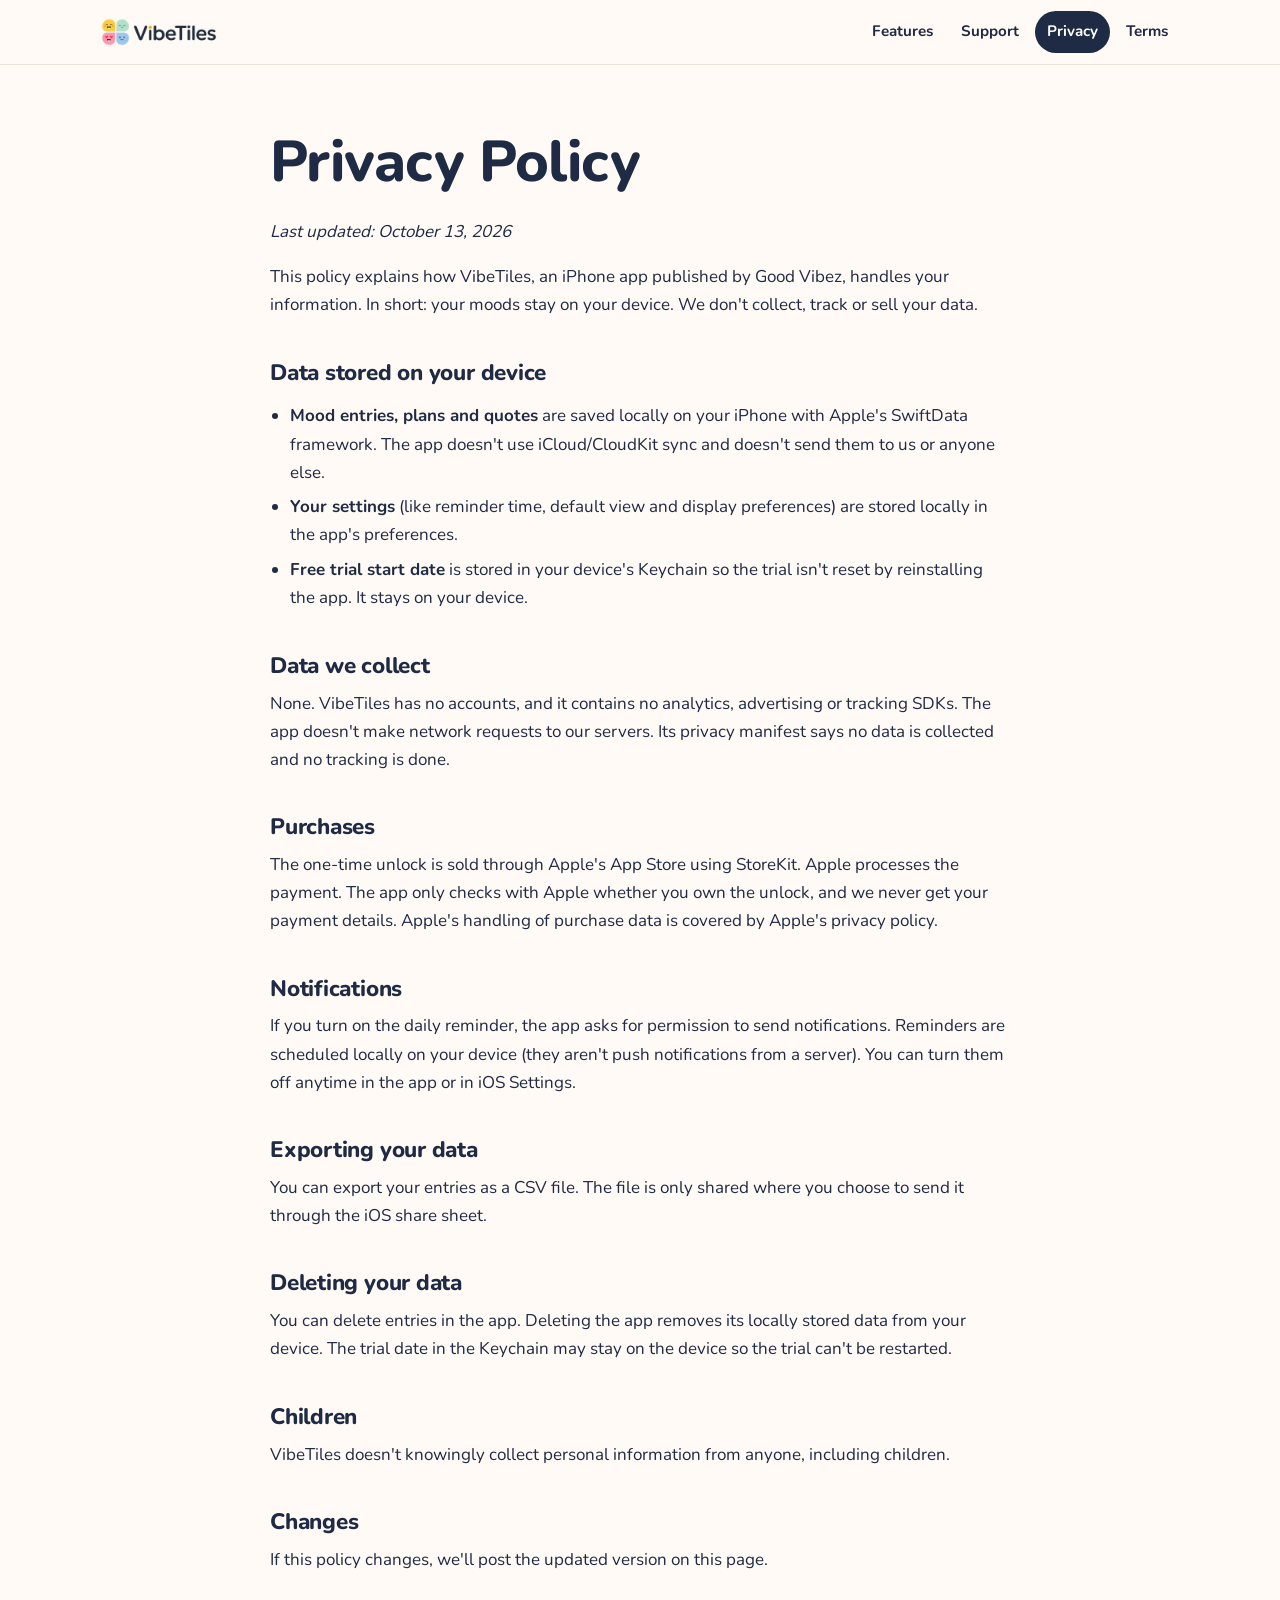
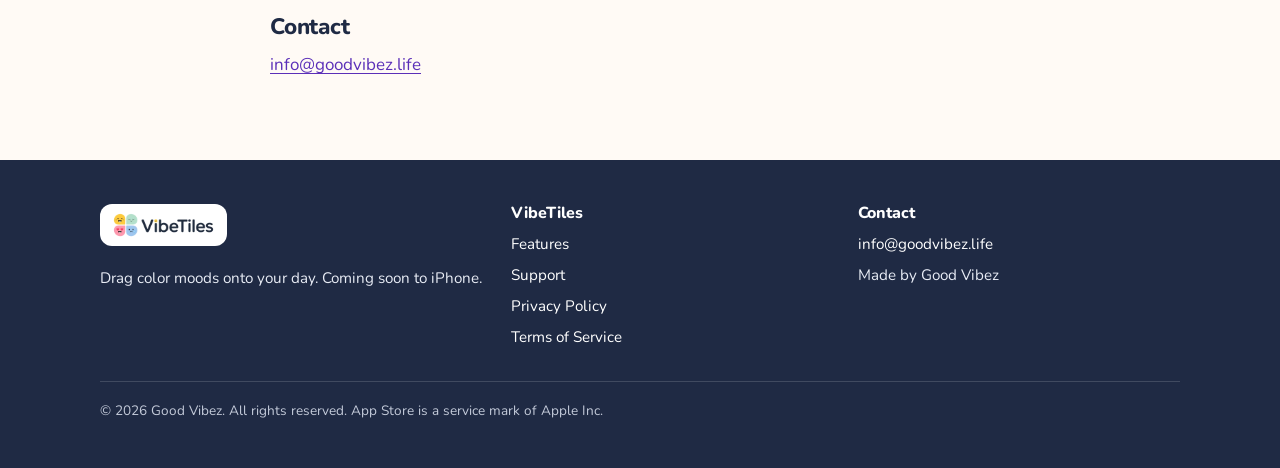
<file: privacy.html>
<!doctype html><html lang="en"><head><meta charset="utf-8"><meta name="viewport" content="width=device-width,initial-scale=1">
<title>Privacy Policy · VibeTiles</title><meta name="description" content="VibeTiles by Good Vibez: drag color moods onto your day. A colorful mood tracker for iPhone, coming soon."><meta name="theme-color" content="#FFFAF5">
<link rel="canonical" href="https://vibetiles.goodvibez.life/privacy.html">
<meta property="og:type" content="website"><meta property="og:site_name" content="VibeTiles"><meta property="og:title" content="Privacy Policy · VibeTiles"><meta property="og:description" content="VibeTiles by Good Vibez: drag color moods onto your day. A colorful mood tracker for iPhone, coming soon."><meta property="og:url" content="https://vibetiles.goodvibez.life/privacy.html"><meta property="og:image" content="https://vibetiles.goodvibez.life/img/og-image.jpg"><meta property="og:image:width" content="1200"><meta property="og:image:height" content="675">
<meta name="twitter:card" content="summary_large_image"><meta name="twitter:title" content="Privacy Policy · VibeTiles"><meta name="twitter:description" content="VibeTiles by Good Vibez: drag color moods onto your day. A colorful mood tracker for iPhone, coming soon."><meta name="twitter:image" content="https://vibetiles.goodvibez.life/img/og-image.jpg">
<link rel="preload" href="fonts/nunito-latin.woff2" as="font" type="font/woff2" crossorigin>
<link rel="icon" href="img/favicon.png"><link rel="apple-touch-icon" href="img/apple-touch-icon.png"><link rel="stylesheet" href="style.css?v=2"></head><body>
<a class="skip" href="#main">Skip to content</a>
<header class="site-header"><div class="wrap"><a class="brand" href="./" aria-label="VibeTiles home"><img src="img/wordmark.webp" alt="VibeTiles" width="118" height="30"></a>
<nav class="nav" aria-label="Main"><a href="features.html">Features</a><a href="support.html">Support</a><a href="privacy.html" aria-current="page">Privacy</a><a href="terms.html">Terms</a></nav></div></header>
<main id="main"><section class="page"><div class="wrap"><article class="prose"><h1>Privacy Policy</h1><p><em>Last updated: October 13, 2026</em></p>
<p>This policy explains how VibeTiles, an iPhone app published by Good Vibez, handles your information. In short: your moods stay on your device. We don't collect, track or sell your data.</p>
<h2>Data stored on your device</h2>
<ul><li><strong>Mood entries, plans and quotes</strong> are saved locally on your iPhone with Apple's SwiftData framework. The app doesn't use iCloud/CloudKit sync and doesn't send them to us or anyone else.</li>
<li><strong>Your settings</strong> (like reminder time, default view and display preferences) are stored locally in the app's preferences.</li>
<li><strong>Free trial start date</strong> is stored in your device's Keychain so the trial isn't reset by reinstalling the app. It stays on your device.</li></ul>
<h2>Data we collect</h2><p>None. VibeTiles has no accounts, and it contains no analytics, advertising or tracking SDKs. The app doesn't make network requests to our servers. Its privacy manifest says no data is collected and no tracking is done.</p>
<h2>Purchases</h2><p>The one-time unlock is sold through Apple's App Store using StoreKit. Apple processes the payment. The app only checks with Apple whether you own the unlock, and we never get your payment details. Apple's handling of purchase data is covered by Apple's privacy policy.</p>
<h2>Notifications</h2><p>If you turn on the daily reminder, the app asks for permission to send notifications. Reminders are scheduled locally on your device (they aren't push notifications from a server). You can turn them off anytime in the app or in iOS Settings.</p>
<h2>Exporting your data</h2><p>You can export your entries as a CSV file. The file is only shared where you choose to send it through the iOS share sheet.</p>
<h2>Deleting your data</h2><p>You can delete entries in the app. Deleting the app removes its locally stored data from your device. The trial date in the Keychain may stay on the device so the trial can't be restarted.</p>
<h2>Children</h2><p>VibeTiles doesn't knowingly collect personal information from anyone, including children.</p>
<h2>Changes</h2><p>If this policy changes, we'll post the updated version on this page.</p>
<h2>Contact</h2><p><a href="mailto:info@goodvibez.life">info@goodvibez.life</a></p></article></div></section></main><footer class="site-footer"><div class="wrap">
<div><a class="foot-brand" href="./" aria-label="VibeTiles home"><img src="img/wordmark.webp" alt="VibeTiles" width="110" height="28"></a><p style="margin-top:12px">Drag color moods onto your day. Coming soon to iPhone.</p></div>
<div><h2>VibeTiles</h2><ul><li><a href="features.html">Features</a></li><li><a href="support.html">Support</a></li><li><a href="privacy.html">Privacy Policy</a></li><li><a href="terms.html">Terms of Service</a></li></ul></div>
<div><h2>Contact</h2><ul><li><a href="mailto:info@goodvibez.life">info@goodvibez.life</a></li><li>Made by Good Vibez</li></ul></div>
<p class="fine">&copy; 2026 Good Vibez. All rights reserved. App Store is a service mark of Apple Inc.</p>
</div></footer></body></html>
</file>
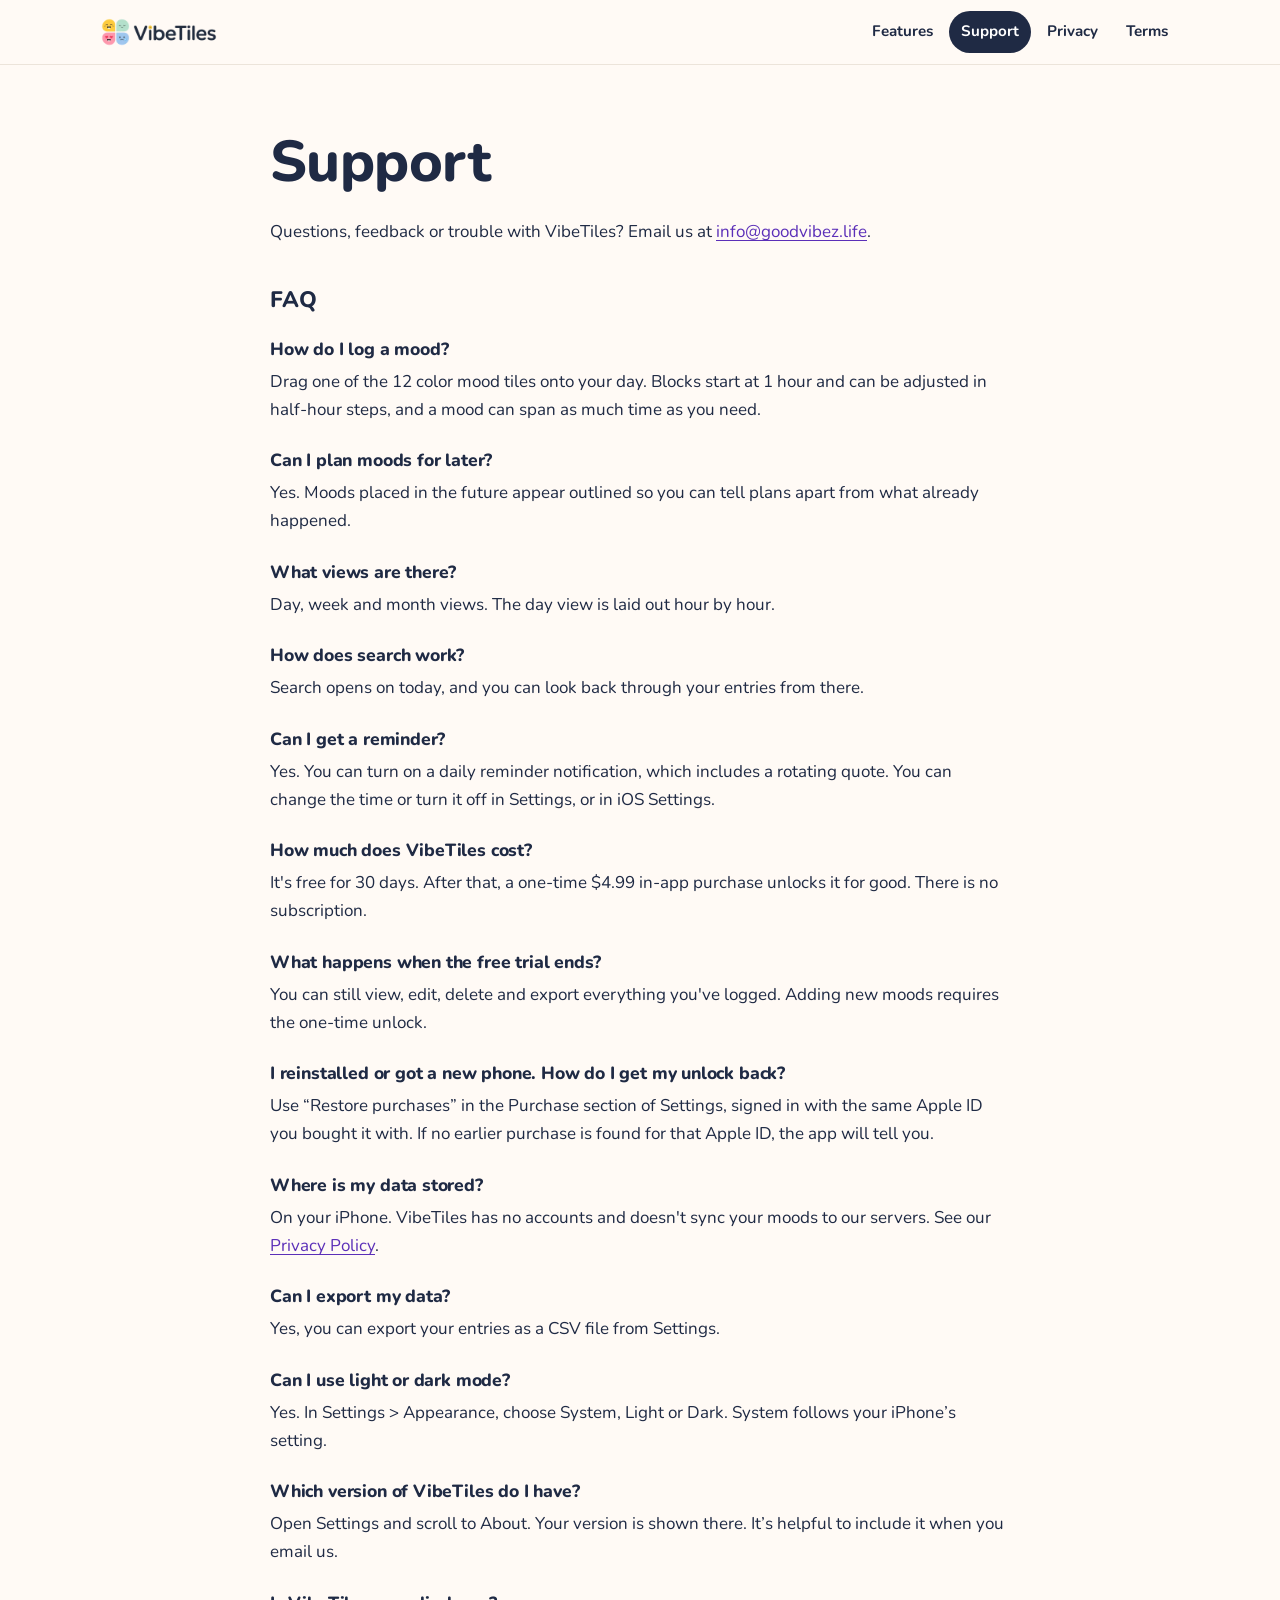
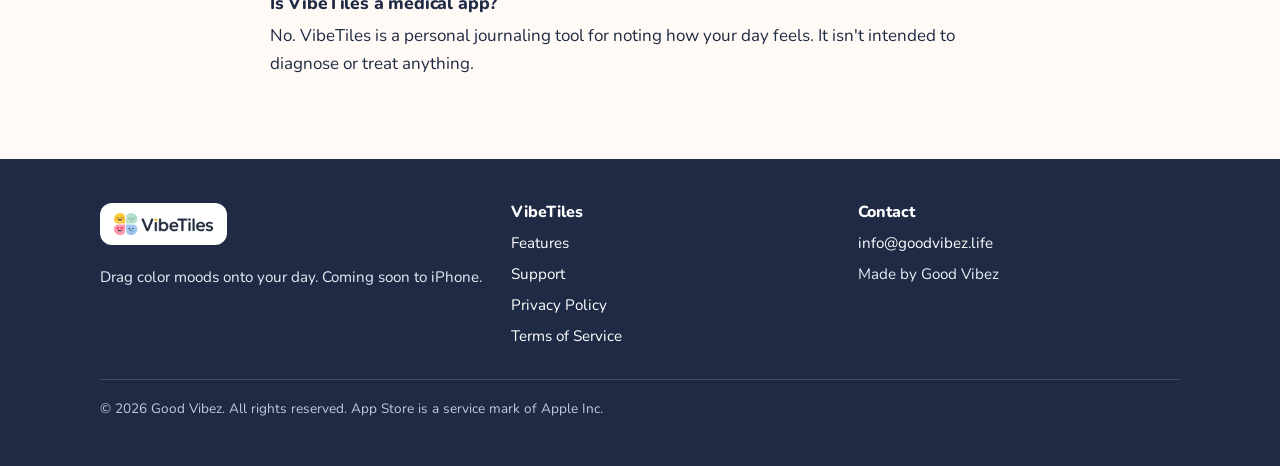
<file: support.html>
<!doctype html><html lang="en"><head><meta charset="utf-8"><meta name="viewport" content="width=device-width,initial-scale=1">
<title>Support · VibeTiles</title><meta name="description" content="VibeTiles by Good Vibez: drag color moods onto your day. A colorful mood tracker for iPhone, coming soon."><meta name="theme-color" content="#FFFAF5">
<link rel="canonical" href="https://vibetiles.goodvibez.life/support.html">
<meta property="og:type" content="website"><meta property="og:site_name" content="VibeTiles"><meta property="og:title" content="Support · VibeTiles"><meta property="og:description" content="VibeTiles by Good Vibez: drag color moods onto your day. A colorful mood tracker for iPhone, coming soon."><meta property="og:url" content="https://vibetiles.goodvibez.life/support.html"><meta property="og:image" content="https://vibetiles.goodvibez.life/img/og-image.jpg"><meta property="og:image:width" content="1200"><meta property="og:image:height" content="675">
<meta name="twitter:card" content="summary_large_image"><meta name="twitter:title" content="Support · VibeTiles"><meta name="twitter:description" content="VibeTiles by Good Vibez: drag color moods onto your day. A colorful mood tracker for iPhone, coming soon."><meta name="twitter:image" content="https://vibetiles.goodvibez.life/img/og-image.jpg">
<link rel="preload" href="fonts/nunito-latin.woff2" as="font" type="font/woff2" crossorigin>
<link rel="icon" href="img/favicon.png"><link rel="apple-touch-icon" href="img/apple-touch-icon.png"><link rel="stylesheet" href="style.css?v=2"></head><body>
<a class="skip" href="#main">Skip to content</a>
<header class="site-header"><div class="wrap"><a class="brand" href="./" aria-label="VibeTiles home"><img src="img/wordmark.webp" alt="VibeTiles" width="118" height="30"></a>
<nav class="nav" aria-label="Main"><a href="features.html">Features</a><a href="support.html" aria-current="page">Support</a><a href="privacy.html">Privacy</a><a href="terms.html">Terms</a></nav></div></header>
<main id="main"><section class="page"><div class="wrap"><article class="prose"><h1>Support</h1>
<p>Questions, feedback or trouble with VibeTiles? Email us at <a href="mailto:info@goodvibez.life">info@goodvibez.life</a>.</p>
<h2>FAQ</h2>
<h3>How do I log a mood?</h3><p>Drag one of the 12 color mood tiles onto your day. Blocks start at 1 hour and can be adjusted in half-hour steps, and a mood can span as much time as you need.</p>
<h3>Can I plan moods for later?</h3><p>Yes. Moods placed in the future appear outlined so you can tell plans apart from what already happened.</p>
<h3>What views are there?</h3><p>Day, week and month views. The day view is laid out hour by hour.</p>
<h3>How does search work?</h3><p>Search opens on today, and you can look back through your entries from there.</p>
<h3>Can I get a reminder?</h3><p>Yes. You can turn on a daily reminder notification, which includes a rotating quote. You can change the time or turn it off in Settings, or in iOS Settings.</p>
<h3>How much does VibeTiles cost?</h3><p>It's free for 30 days. After that, a one-time $4.99 in-app purchase unlocks it for good. There is no subscription.</p>
<h3>What happens when the free trial ends?</h3><p>You can still view, edit, delete and export everything you've logged. Adding new moods requires the one-time unlock.</p>
<h3>I reinstalled or got a new phone. How do I get my unlock back?</h3><p>Use “Restore purchases” in the Purchase section of Settings, signed in with the same Apple ID you bought it with. If no earlier purchase is found for that Apple ID, the app will tell you.</p>
<h3>Where is my data stored?</h3><p>On your iPhone. VibeTiles has no accounts and doesn't sync your moods to our servers. See our <a href="privacy.html">Privacy Policy</a>.</p>
<h3>Can I export my data?</h3><p>Yes, you can export your entries as a CSV file from Settings.</p>
<h3>Can I use light or dark mode?</h3><p>Yes. In Settings &gt; Appearance, choose System, Light or Dark. System follows your iPhone&rsquo;s setting.</p><h3>Which version of VibeTiles do I have?</h3><p>Open Settings and scroll to About. Your version is shown there. It&rsquo;s helpful to include it when you email us.</p><h3>Is VibeTiles a medical app?</h3><p>No. VibeTiles is a personal journaling tool for noting how your day feels. It isn't intended to diagnose or treat anything.</p></article></div></section></main><footer class="site-footer"><div class="wrap">
<div><a class="foot-brand" href="./" aria-label="VibeTiles home"><img src="img/wordmark.webp" alt="VibeTiles" width="110" height="28"></a><p style="margin-top:12px">Drag color moods onto your day. Coming soon to iPhone.</p></div>
<div><h2>VibeTiles</h2><ul><li><a href="features.html">Features</a></li><li><a href="support.html">Support</a></li><li><a href="privacy.html">Privacy Policy</a></li><li><a href="terms.html">Terms of Service</a></li></ul></div>
<div><h2>Contact</h2><ul><li><a href="mailto:info@goodvibez.life">info@goodvibez.life</a></li><li>Made by Good Vibez</li></ul></div>
<p class="fine">&copy; 2026 Good Vibez. All rights reserved. App Store is a service mark of Apple Inc.</p>
</div></footer></body></html>
</file>
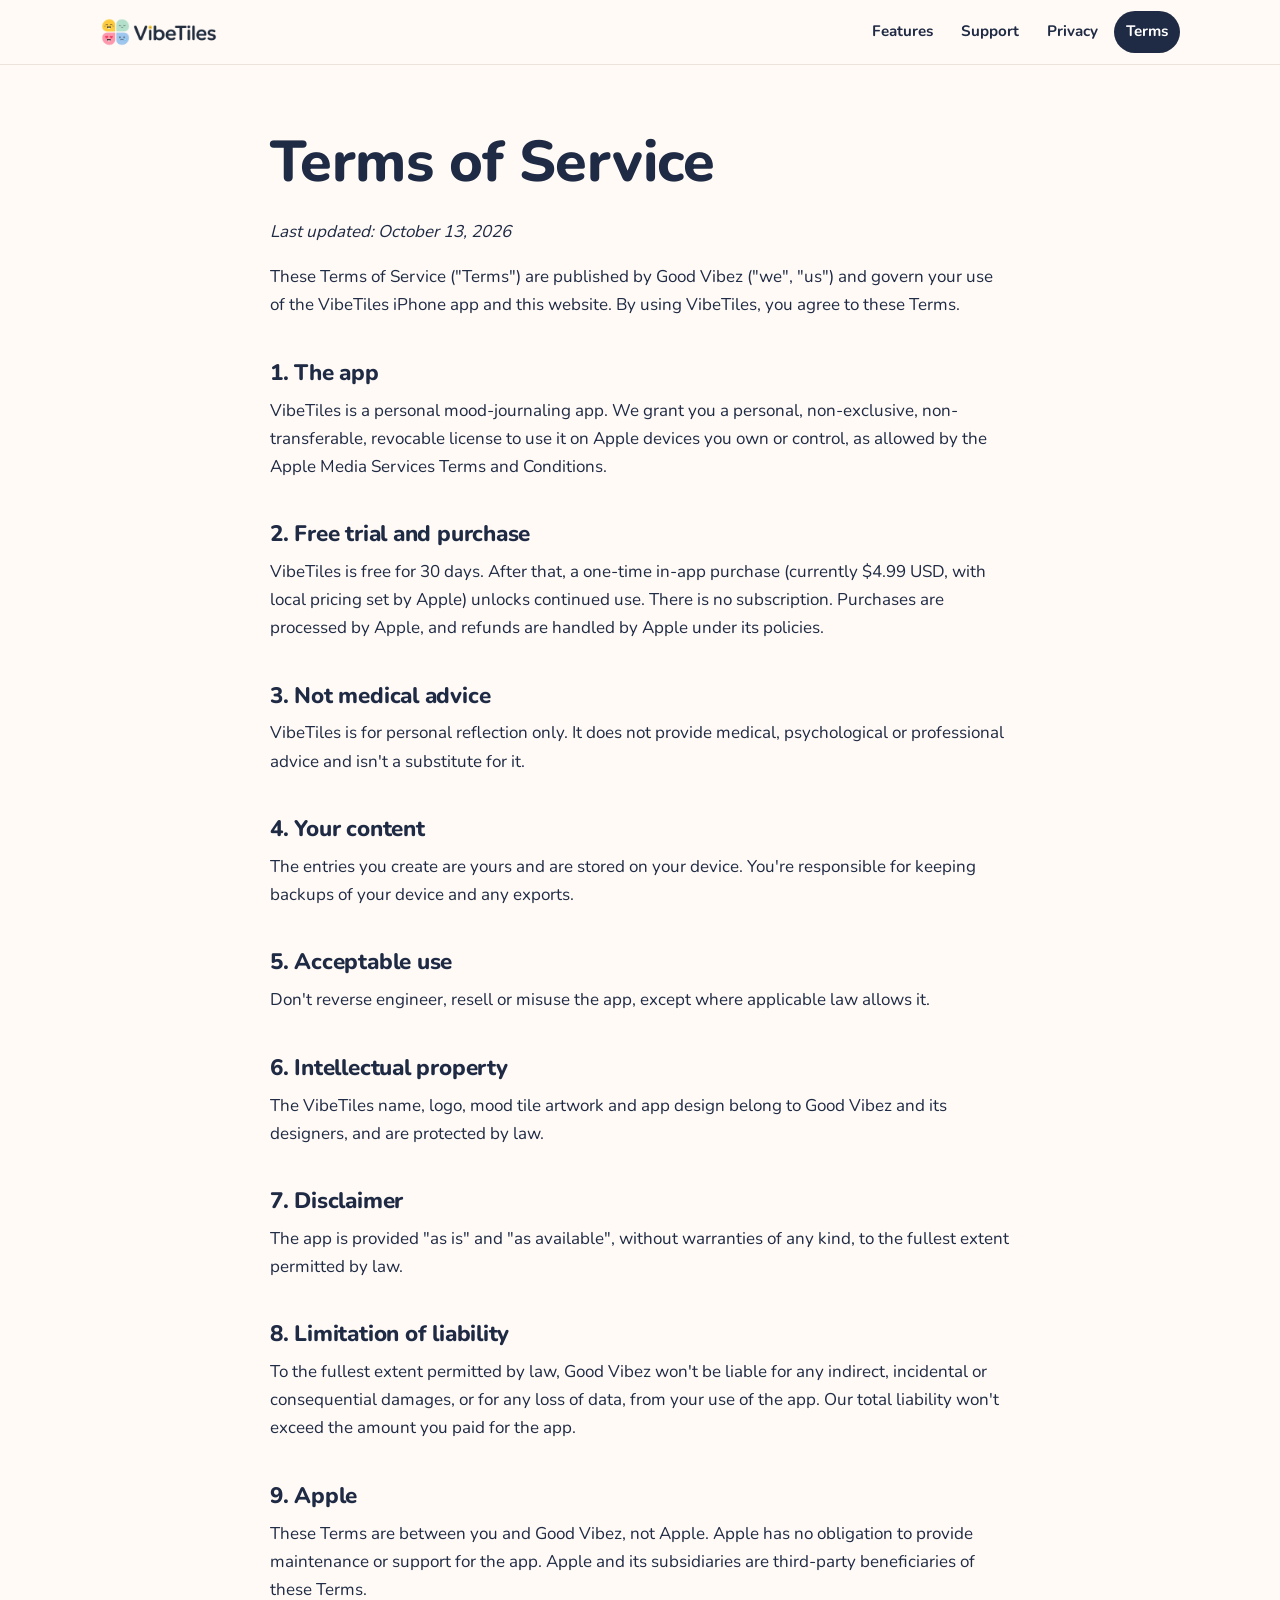
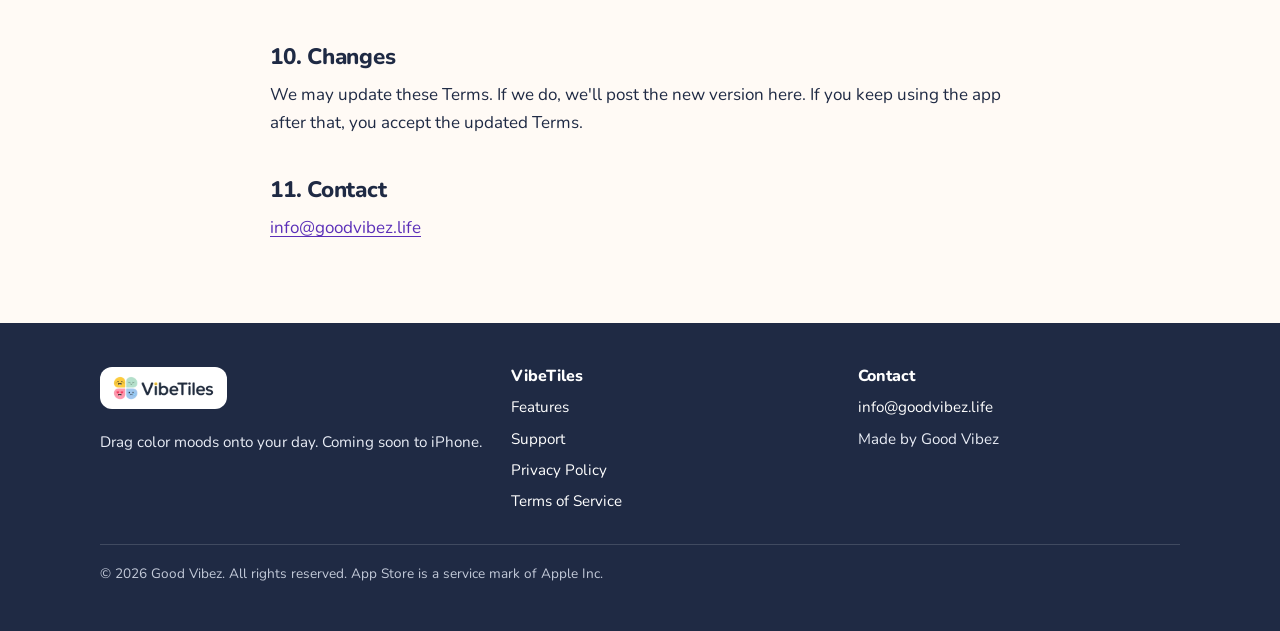
<file: terms.html>
<!doctype html><html lang="en"><head><meta charset="utf-8"><meta name="viewport" content="width=device-width,initial-scale=1">
<title>Terms of Service · VibeTiles</title><meta name="description" content="VibeTiles by Good Vibez: drag color moods onto your day. A colorful mood tracker for iPhone, coming soon."><meta name="theme-color" content="#FFFAF5">
<link rel="canonical" href="https://vibetiles.goodvibez.life/terms.html">
<meta property="og:type" content="website"><meta property="og:site_name" content="VibeTiles"><meta property="og:title" content="Terms of Service · VibeTiles"><meta property="og:description" content="VibeTiles by Good Vibez: drag color moods onto your day. A colorful mood tracker for iPhone, coming soon."><meta property="og:url" content="https://vibetiles.goodvibez.life/terms.html"><meta property="og:image" content="https://vibetiles.goodvibez.life/img/og-image.jpg"><meta property="og:image:width" content="1200"><meta property="og:image:height" content="675">
<meta name="twitter:card" content="summary_large_image"><meta name="twitter:title" content="Terms of Service · VibeTiles"><meta name="twitter:description" content="VibeTiles by Good Vibez: drag color moods onto your day. A colorful mood tracker for iPhone, coming soon."><meta name="twitter:image" content="https://vibetiles.goodvibez.life/img/og-image.jpg">
<link rel="preload" href="fonts/nunito-latin.woff2" as="font" type="font/woff2" crossorigin>
<link rel="icon" href="img/favicon.png"><link rel="apple-touch-icon" href="img/apple-touch-icon.png"><link rel="stylesheet" href="style.css?v=2"></head><body>
<a class="skip" href="#main">Skip to content</a>
<header class="site-header"><div class="wrap"><a class="brand" href="./" aria-label="VibeTiles home"><img src="img/wordmark.webp" alt="VibeTiles" width="118" height="30"></a>
<nav class="nav" aria-label="Main"><a href="features.html">Features</a><a href="support.html">Support</a><a href="privacy.html">Privacy</a><a href="terms.html" aria-current="page">Terms</a></nav></div></header>
<main id="main"><section class="page"><div class="wrap"><article class="prose"><h1>Terms of Service</h1><p><em>Last updated: October 13, 2026</em></p>
<p>These Terms of Service ("Terms") are published by Good Vibez ("we", "us") and govern your use of the VibeTiles iPhone app and this website. By using VibeTiles, you agree to these Terms.</p>
<h2>1. The app</h2><p>VibeTiles is a personal mood-journaling app. We grant you a personal, non-exclusive, non-transferable, revocable license to use it on Apple devices you own or control, as allowed by the Apple Media Services Terms and Conditions.</p>
<h2>2. Free trial and purchase</h2><p>VibeTiles is free for 30 days. After that, a one-time in-app purchase (currently $4.99 USD, with local pricing set by Apple) unlocks continued use. There is no subscription. Purchases are processed by Apple, and refunds are handled by Apple under its policies.</p>
<h2>3. Not medical advice</h2><p>VibeTiles is for personal reflection only. It does not provide medical, psychological or professional advice and isn't a substitute for it.</p>
<h2>4. Your content</h2><p>The entries you create are yours and are stored on your device. You're responsible for keeping backups of your device and any exports.</p>
<h2>5. Acceptable use</h2><p>Don't reverse engineer, resell or misuse the app, except where applicable law allows it.</p>
<h2>6. Intellectual property</h2><p>The VibeTiles name, logo, mood tile artwork and app design belong to Good Vibez and its designers, and are protected by law.</p>
<h2>7. Disclaimer</h2><p>The app is provided "as is" and "as available", without warranties of any kind, to the fullest extent permitted by law.</p>
<h2>8. Limitation of liability</h2><p>To the fullest extent permitted by law, Good Vibez won't be liable for any indirect, incidental or consequential damages, or for any loss of data, from your use of the app. Our total liability won't exceed the amount you paid for the app.</p>
<h2>9. Apple</h2><p>These Terms are between you and Good Vibez, not Apple. Apple has no obligation to provide maintenance or support for the app. Apple and its subsidiaries are third-party beneficiaries of these Terms.</p>
<h2>10. Changes</h2><p>We may update these Terms. If we do, we'll post the new version here. If you keep using the app after that, you accept the updated Terms.</p>
<h2>11. Contact</h2><p><a href="mailto:info@goodvibez.life">info@goodvibez.life</a></p></article></div></section></main><footer class="site-footer"><div class="wrap">
<div><a class="foot-brand" href="./" aria-label="VibeTiles home"><img src="img/wordmark.webp" alt="VibeTiles" width="110" height="28"></a><p style="margin-top:12px">Drag color moods onto your day. Coming soon to iPhone.</p></div>
<div><h2>VibeTiles</h2><ul><li><a href="features.html">Features</a></li><li><a href="support.html">Support</a></li><li><a href="privacy.html">Privacy Policy</a></li><li><a href="terms.html">Terms of Service</a></li></ul></div>
<div><h2>Contact</h2><ul><li><a href="mailto:info@goodvibez.life">info@goodvibez.life</a></li><li>Made by Good Vibez</li></ul></div>
<p class="fine">&copy; 2026 Good Vibez. All rights reserved. App Store is a service mark of Apple Inc.</p>
</div></footer></body></html>
</file>
<file: style.css>
@font-face{font-family:"Nunito";font-style:normal;font-weight:400 900;font-display:swap;src:url(fonts/nunito-latin.woff2) format("woff2")}
:root{--navy:#1F2A44;--ink:#3a4560;--muted:#5a6479;--cream:#FFFAF5;--yellow:#FFF1C1;--mint:#D8F3E6;--lilac:#E9DDF7;--pink:#FDE0E6;--sky:#DCE9FB;--accent:#5B2FB8;--line:#ece4da;--radius:20px;--shadow:0 10px 30px rgba(31,42,68,.12),0 2px 6px rgba(31,42,68,.06);--max:1120px}
*{box-sizing:border-box}html{scroll-behavior:smooth;-webkit-text-size-adjust:100%}
@media (prefers-reduced-motion:reduce){html{scroll-behavior:auto}*{transition:none!important}}
body{margin:0;font-family:"Nunito",-apple-system,BlinkMacSystemFont,"Segoe UI",Roboto,sans-serif;font-size:1.0625rem;color:var(--navy);background:var(--cream);line-height:1.65}
img,video{max-width:100%;height:auto;display:block}
a{color:var(--accent);text-underline-offset:3px}a:hover{color:var(--navy)}
:focus-visible{outline:3px solid var(--accent);outline-offset:3px;border-radius:6px}
.skip{position:absolute;left:-999px;top:8px;background:var(--navy);color:#fff;padding:8px 14px;border-radius:10px;z-index:100}.skip:focus{left:12px;color:#fff}
h1,h2,h3{font-weight:800;line-height:1.15;letter-spacing:-.01em;margin:0 0 .5em;color:var(--navy)}
h1{font-size:clamp(2.1rem,6vw,3.6rem)}h2{font-size:clamp(1.6rem,4vw,2.3rem)}h3{font-size:1.2rem}
p{margin:0 0 1em}.lead{font-size:clamp(1.08rem,2.2vw,1.25rem);color:var(--ink)}
.wrap{max-width:var(--max);margin:0 auto;padding:0 20px}
/* header */
.site-header{position:sticky;top:0;z-index:50;background:rgba(255,250,245,.88);backdrop-filter:saturate(1.4) blur(10px);-webkit-backdrop-filter:saturate(1.4) blur(10px);border-bottom:1px solid var(--line)}
.site-header .wrap{display:flex;align-items:center;justify-content:space-between;gap:12px;min-height:64px}
.brand img{height:30px;width:auto}
.nav{display:flex;gap:4px;overflow-x:auto;scrollbar-width:none}.nav::-webkit-scrollbar{display:none}
.nav a{font-weight:700;font-size:.95rem;color:var(--navy);text-decoration:none;padding:8px 12px;border-radius:999px;white-space:nowrap;transition:background .15s}
.nav a:hover{background:var(--lilac)}.nav a[aria-current=page]{background:var(--navy);color:#fff}
@media(max-width:600px){.site-header .wrap{flex-direction:column;gap:2px;padding-top:10px;padding-bottom:6px}.nav{width:100%;justify-content:center}.nav a{padding:6px 10px;font-size:.9rem}}
/* sections */
.section{padding:clamp(48px,8vw,88px) 0}.section.tint-yellow{background:var(--yellow)}.section.tint-mint{background:var(--mint)}.section.tint-lilac{background:var(--lilac)}.section.tint-pink{background:var(--pink)}.section.tint-sky{background:var(--sky)}
.section-head{text-align:center;max-width:680px;margin:0 auto clamp(28px,5vw,48px)}
.eyebrow{display:inline-block;font-weight:800;font-size:.8rem;letter-spacing:.08em;text-transform:uppercase;color:var(--navy);background:#fff;border:1px solid var(--line);padding:5px 12px;border-radius:999px;margin-bottom:14px}
.pill{display:inline-block;font-weight:800;font-size:.75rem;letter-spacing:.06em;text-transform:uppercase;background:var(--navy);color:#fff;padding:4px 10px;border-radius:999px;vertical-align:middle}
/* hero */
.hero{padding:clamp(36px,7vw,80px) 0 clamp(32px,6vw,64px);background:linear-gradient(180deg,var(--cream) 0%,var(--lilac) 100%)}
.hero .wrap{display:grid;gap:36px;align-items:center}
.hero-copy{text-align:center}.hero .app-icon{width:88px;height:88px;border-radius:22px;box-shadow:var(--shadow);margin:0 auto 18px}
.cta-row{display:flex;flex-wrap:wrap;gap:12px;justify-content:center;margin-top:24px}
.hero-visual{display:flex;justify-content:center}.hero-visual img{width:min(300px,78vw)}
@media(min-width:900px){.hero .wrap{grid-template-columns:1.15fr .85fr}.hero-copy{text-align:left}.hero .app-icon{margin-left:0}.cta-row{justify-content:flex-start}}
/* buttons/badge */
.badge{display:inline-flex;flex-direction:column;justify-content:center;min-width:200px;padding:10px 20px;border-radius:14px;background:#000;color:#fff;text-align:left;line-height:1.2;cursor:default;box-shadow:var(--shadow)}
.badge .small{font-size:.72rem;opacity:.85}.badge .big{font-size:1.2rem;font-weight:800}.badge .soon{margin-top:4px;font-size:.68rem;font-weight:800;letter-spacing:.08em;text-transform:uppercase;color:#1F2A44;background:#FFF1C1;padding:2px 8px;border-radius:999px;align-self:flex-start}
.btn{display:inline-flex;align-items:center;justify-content:center;min-height:52px;padding:0 22px;border-radius:14px;font-weight:800;text-decoration:none;border:2px solid var(--navy);color:var(--navy);background:#fff;transition:transform .15s,box-shadow .15s,background .15s}
.btn:hover{transform:translateY(-2px);box-shadow:var(--shadow);color:var(--navy);background:var(--yellow)}
/* tiles */
.tiles{display:grid;grid-template-columns:repeat(6,1fr);gap:10px;max-width:520px;margin:0 auto}
.tiles figure{margin:0;text-align:center;font-size:.8rem;font-weight:700;color:var(--ink)}
.tiles img{width:100%;transition:transform .2s}.tiles figure:hover img{transform:translateY(-4px) rotate(-3deg)}
@media(min-width:760px){.tiles{grid-template-columns:repeat(12,1fr);max-width:960px}}
/* cards */
.grid{display:grid;gap:18px}@media(min-width:640px){.grid.cols-2{grid-template-columns:1fr 1fr}.grid.cols-3{grid-template-columns:1fr 1fr}}@media(min-width:960px){.grid.cols-3{grid-template-columns:repeat(3,1fr)}}
.card{background:#fff;border:1px solid var(--line);border-radius:var(--radius);padding:22px;transition:transform .2s,box-shadow .2s}
.card:hover{transform:translateY(-3px);box-shadow:var(--shadow)}
.card .dot{width:44px;height:44px;border-radius:12px;margin-bottom:12px;display:grid;place-items:center}.card .dot img{width:34px}
.card h3{margin-bottom:.3em}.card p{margin:0;color:var(--ink)}
.bg-yellow{background:var(--yellow)}.bg-mint{background:var(--mint)}.bg-lilac{background:var(--lilac)}.bg-pink{background:var(--pink)}.bg-sky{background:var(--sky)}
/* media */
.shot{border-radius:28px;box-shadow:var(--shadow);background:#fff}
.banner{border-radius:var(--radius);box-shadow:var(--shadow);width:100%}
.phone{width:min(260px,70vw);margin:0 auto;padding:10px;background:var(--navy);border-radius:42px;box-shadow:var(--shadow)}
.phone img{border-radius:32px}
.shots{display:flex;gap:18px;overflow-x:auto;scroll-snap-type:x mandatory;padding:8px 4px 24px;scroll-padding:0 20px}
.shots img{width:230px;flex:none;scroll-snap-align:start}
/* videos */
.videos{display:grid;grid-auto-flow:column;grid-auto-columns:min(240px,70vw);gap:18px;overflow-x:auto;scroll-snap-type:x mandatory;padding:8px 4px 24px}
@media(min-width:1100px){.videos{grid-auto-flow:row;grid-template-columns:repeat(5,1fr);overflow:visible}}
.video-card{margin:0;scroll-snap-align:start;position:relative}
.video-card video{width:100%;aspect-ratio:9/16;object-fit:cover;border-radius:24px;background:var(--navy);box-shadow:var(--shadow)}
.video-card figcaption{font-weight:700;margin-top:10px;text-align:center;font-size:.95rem}
.video-card figcaption .pill{display:table;margin:0 auto 6px;font-size:.68rem}.video-card .cap{display:block}
.note{text-align:center;color:var(--muted);font-size:.92rem;margin-top:8px}
/* features page */
.feature{display:grid;gap:28px;align-items:center;padding:clamp(36px,6vw,64px) 0;border-top:1px solid var(--line)}
.feature:first-of-type{border-top:0}
.feature .num{font-weight:800;color:var(--muted);font-size:.85rem;letter-spacing:.08em;text-transform:uppercase}
.feature-visual{display:flex;justify-content:center}.feature-visual .shot{width:min(280px,75vw)}.feature-visual .art{width:min(320px,80vw);border-radius:var(--radius);padding:16px}
@media(min-width:860px){.feature{grid-template-columns:1fr 1fr;gap:56px}.feature:nth-of-type(even) .feature-visual{order:-1}}
.notif{width:min(340px,86vw);background:rgba(255,255,255,.92);border-radius:22px;box-shadow:var(--shadow);padding:14px 16px;display:grid;grid-template-columns:40px 1fr;gap:12px;align-items:start;font-size:.92rem;line-height:1.4}
.notif img{width:40px;border-radius:10px}.notif .t{font-weight:800}.notif .meta{color:var(--muted);font-size:.78rem;float:right}
.tiles-mini figure{margin:0;position:relative}.tiles-mini img{width:100%;transition:transform .2s}.tiles-mini figure:hover img{transform:translateY(-4px) rotate(-3deg)}.tiles-mini{display:grid;grid-template-columns:repeat(4,1fr);gap:10px;width:min(320px,80vw)}
.toc{display:flex;flex-wrap:wrap;gap:8px;justify-content:center;margin-top:20px}.toc a{font-weight:700;font-size:.9rem;text-decoration:none;background:#fff;border:1px solid var(--line);color:var(--navy);padding:6px 12px;border-radius:999px}.toc a:hover{background:var(--yellow)}
/* pricing */
.price{display:grid;gap:28px;align-items:center}@media(min-width:860px){.price{grid-template-columns:1.1fr .9fr}}
.price-card{background:#fff;border-radius:var(--radius);padding:28px;box-shadow:var(--shadow)}
.price-card .amount{font-size:clamp(2.4rem,6vw,3.2rem);font-weight:900;line-height:1}
.checks{list-style:none;padding:0;margin:18px 0 0}.checks li{padding-left:30px;position:relative;margin:8px 0}.checks li::before{content:"";position:absolute;left:0;top:.35em;width:18px;height:18px;border-radius:6px;background:var(--mint);box-shadow:inset 0 0 0 2px #7cc9a5}
/* prose pages */
.page{padding:clamp(36px,6vw,64px) 0}.prose{max-width:740px;margin:0 auto}
.prose h1{margin-bottom:.4em}.prose h2{font-size:1.4rem;margin-top:1.8em}.prose h3{margin-top:1.5em;font-size:1.1rem}
.prose ul{padding-left:1.2em}.prose li{margin:.4em 0}
.prose>*:first-child{margin-top:0}
/* footer */
.site-footer{background:var(--navy);color:#e8ecf5;padding:44px 0 32px;font-size:.95rem}
.site-footer .wrap{display:grid;gap:24px}@media(min-width:760px){.site-footer .wrap{grid-template-columns:1.2fr 1fr 1fr;align-items:start}}
.site-footer a{color:#fff;text-decoration:none}.site-footer a:hover{text-decoration:underline;color:#FFF1C1}
.site-footer h2{color:#fff;font-size:1rem;margin-bottom:.6em}.site-footer ul{list-style:none;padding:0;margin:0}.site-footer li{margin:6px 0}
.site-footer .fine{grid-column:1/-1;border-top:1px solid rgba(255,255,255,.15);padding-top:18px;color:#c3cad9;font-size:.85rem}
.foot-brand{display:inline-block;background:#fff;padding:8px 12px;border-radius:12px}.foot-brand img{height:26px;width:auto}
.sr{position:absolute;width:1px;height:1px;overflow:hidden;clip:rect(0 0 0 0);white-space:nowrap}
.tiles-mini figcaption{text-align:center;font-size:.8rem;font-weight:700;color:var(--ink)}
</file>
